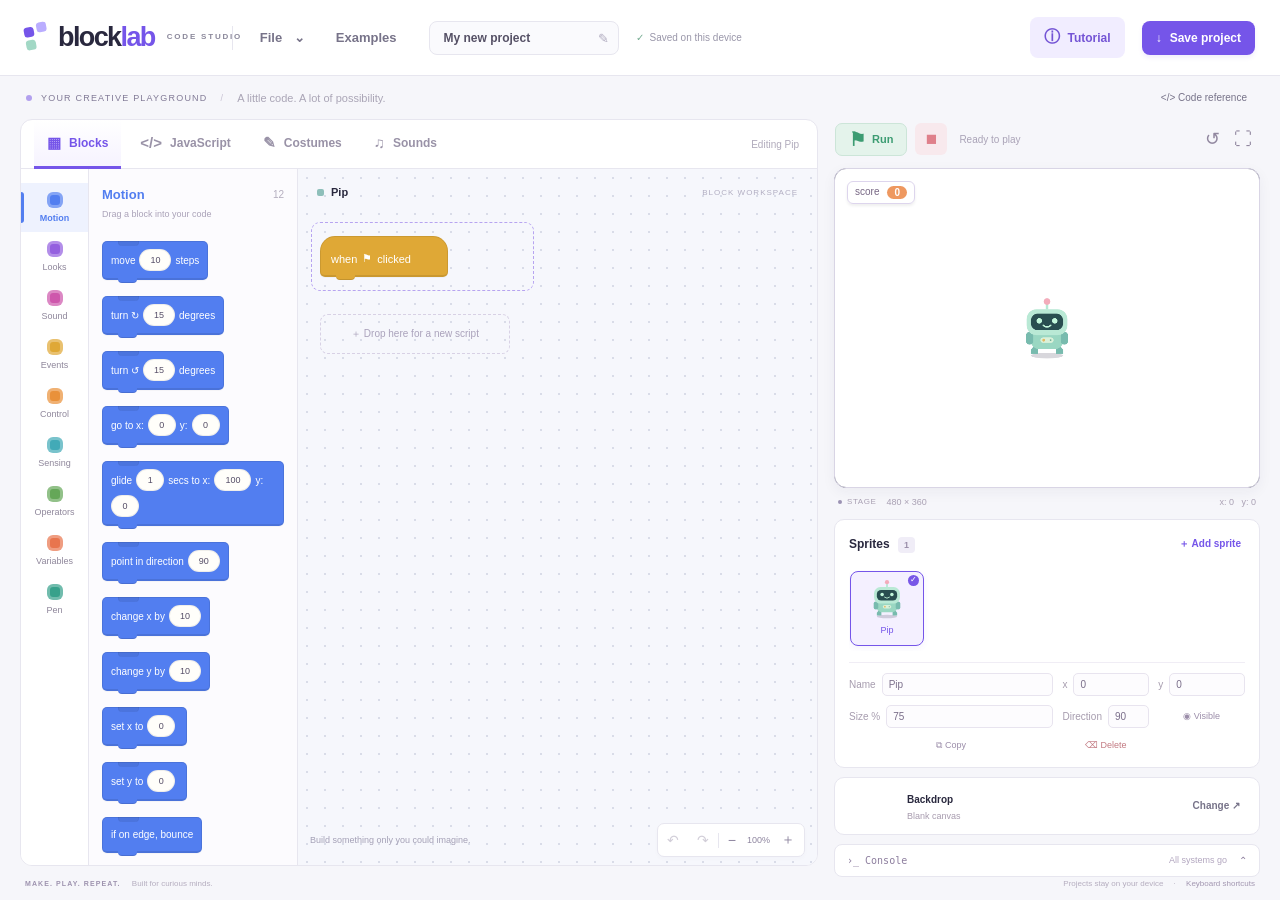
<file: index.html>
<!DOCTYPE html>
<html lang="en">
<head>
<meta charset="UTF-8"><meta name="viewport" content="width=device-width,initial-scale=1">
<meta http-equiv="Content-Security-Policy" content="default-src 'self' data: blob:; script-src 'self' 'unsafe-inline' 'unsafe-eval' blob:; style-src 'self' 'unsafe-inline'; img-src 'self' data: blob:; media-src 'self' data: blob:; connect-src 'none'; worker-src 'self' blob:; object-src 'none'; base-uri 'none'; form-action 'none'">
<title>Block Lab • Coding Studio</title>
<meta name="description" content="Your creative coding playground. Snap together blocks, explore JavaScript, draw characters, and bring ideas to life.">
<link rel="stylesheet" href="style.css">
</head>
<body>
<header class="topbar">
 <a class="brand" href="#" aria-label="Block Lab home"><span class="brand-mark"><i></i><i></i><i></i></span>block<span>lab</span><b>CODE STUDIO</b></a>
 <div class="header-divider"></div>
 <div class="menu-wrap"><button id="fileButton" class="quiet">File <span class="chev">⌄</span></button><div id="fileMenu" class="dropdown" hidden><button data-file="new">＋ New project</button><button data-file="open">↥ Open project file <kbd>Ctrl O</kbd></button><button data-file="save">↧ Download project <kbd>Ctrl S</kbd></button><hr><a href="BlockLab-Offline.html" download="BlockLab-Offline.html" id="offlineDownload">↓ Download offline app</a></div></div>
 <button id="examplesButton" class="quiet">Examples</button>
 <div class="project-title-wrap"><input id="projectTitle" aria-label="Project title" maxlength="60"><span class="title-pencil">✎</span></div>
 <span id="saveStatus" class="save-status">Saved on this device</span>
 <div class="topbar-spacer"></div>
 <button id="tutorialButton" class="tutorial-button"><span>ⓘ</span> Tutorial</button>
 <button id="saveButton" class="primary"><span>↓</span> Save project</button>
</header>
<div class="studio-bar"><div><span class="live-dot"></span> YOUR CREATIVE PLAYGROUND <span class="bar-divider">/</span><span class="subtle">A little code. A lot of possibility.</span></div><button id="referenceButton" class="quiet">&lt;/&gt; Code reference</button></div>
<main class="studio">
 <section class="editor-panel">
  <div class="editor-tabs"><button class="tab active" data-tab="blocks"><span>▦</span> Blocks</button><button class="tab" data-tab="text"><span>&lt;/&gt;</span> JavaScript</button><button class="tab" data-tab="costumes"><span>✎</span> Costumes</button><button class="tab" data-tab="sounds"><span>♫</span> Sounds</button><span id="editingLabel" class="editing-label">Editing Pip</span></div>
  <div id="blocksView" class="editor-view blocks-view">
   <nav id="categories" aria-label="Block categories"></nav>
   <aside class="palette"><div class="palette-heading"><h2 id="categoryTitle">Motion</h2><span id="blockCount"></span></div><p class="palette-hint">Drag a block into your code</p><div id="paletteBlocks"></div><button id="newVariable" class="outline small" hidden>＋ Make a variable</button><div class="palette-bottom">Click a block to add it, too.</div></aside>
   <div class="workspace-area"><div class="workspace-heading"><span class="sprite-dot"></span><strong id="workspaceSpriteName">Pip</strong><span class="workspace-mode">BLOCK WORKSPACE</span></div><div id="workspace" tabindex="0" aria-label="Block coding workspace"></div><div class="workspace-footer"><span id="workspaceHint">Build something only you could imagine.</span><div class="workspace-tools"><button id="undoButton" title="Undo" aria-label="Undo">↶</button><button id="redoButton" title="Redo" aria-label="Redo">↷</button><span></span><button id="zoomOut" title="Zoom out" aria-label="Zoom out">−</button><button id="zoomReset" title="Reset zoom">100%</button><button id="zoomIn" title="Zoom in" aria-label="Zoom in">＋</button></div></div></div>
  </div>
  <div id="textView" class="editor-view text-view" hidden><div class="text-toolbar"><div><strong>JavaScript</strong><span id="codeStatus">Generated from your blocks</span></div><button id="useBlocks" class="outline small">↻ Use blocks’ code</button><button id="apiButton" class="quiet small">API reference ↗</button></div><div class="code-editor"><pre id="lineNumbers" aria-hidden="true">1</pre><textarea id="codeEditor" aria-label="JavaScript code" spellcheck="false" autocapitalize="off" autocomplete="off"></textarea></div><div class="code-note"><span>●</span> Editing here runs JavaScript for this sprite. Blocks are kept separately. Use <code>await</code> with actions.</div></div>
  <div id="costumesView" class="editor-view asset-view" hidden><div class="asset-toolbar"><div><h2>Your costume collection</h2><p>A new look for every idea.</p></div><button id="uploadCostume" class="outline">↥ Upload image</button><button id="drawCostume" class="primary">✎ Draw a costume</button></div><div id="costumeGrid" class="asset-grid"></div><div class="asset-note">PNG, JPG, GIF, WebP and SVG • Images are stored inside your project. GIFs use a still frame.</div></div>
  <div id="soundsView" class="editor-view asset-view" hidden><div class="asset-toolbar"><div><h2>Give your project a voice</h2><p>Upload sounds and play them with blocks.</p></div><button id="uploadSound" class="primary">↥ Upload sound</button></div><div id="soundList" class="sound-list"></div><div class="asset-note">MP3, WAV, OGG and other audio your browser supports • Up to 5 MB per file.</div></div>
 </section>
 <aside class="preview-panel">
  <div class="stage-toolbar"><div class="stage-actions"><button id="runButton" class="run-button" title="Run project (Ctrl Enter)" aria-label="Run project"><span>⚑</span> Run</button><button id="stopButton" class="stop-button" title="Stop project" aria-label="Stop project">■</button><span id="runStatus">Ready to play</span></div><div><button id="resetButton" class="icon-button" title="Reset sprites" aria-label="Reset sprites">↺</button><button id="fullscreenButton" class="icon-button" title="Presentation mode" aria-label="Presentation mode">⛶</button></div></div>
  <div id="stageShell" class="stage-shell"><canvas id="stage" width="960" height="720" tabindex="0" aria-label="Project stage. Click to focus, then use arrow keys."></canvas><div id="stageBadges" class="stage-badges"></div><button id="exitFullscreen" hidden>Exit presentation ✕</button></div>
  <div class="stage-caption"><span><span class="tiny-dot"></span> STAGE <b>480 × 360</b></span><span id="coordinates">x: 0 &nbsp; y: 0</span></div>
  <section class="sprite-panel"><div class="sprite-heading"><h2>Sprites <span id="spriteCount">1</span></h2><div class="menu-wrap"><button id="addSpriteButton" class="add-button">＋ Add sprite</button><div id="spriteMenu" class="dropdown right" hidden><button id="chooseSprite">◈ Choose a character</button><button id="uploadSprite">↥ Upload sprite</button><button id="paintSprite">✎ Draw sprite</button></div></div></div><div id="spriteList" class="sprite-list"></div><div class="sprite-properties"><label class="name-field">Name<input id="spriteName" maxlength="32"></label><label>x<input id="spriteX" type="number" min="-1000" max="1000"></label><label>y<input id="spriteY" type="number" min="-1000" max="1000"></label><label>Size %<input id="spriteSize" type="number" min="5" max="400"></label><label>Direction<input id="spriteDirection" type="number"></label><button id="toggleVisible" class="property-button" title="Show or hide sprite">◉ Visible</button><button id="duplicateSprite" class="property-button" title="Duplicate sprite">⧉ Copy</button><button id="deleteSprite" class="property-button danger" title="Delete sprite">⌫ Delete</button></div></section>
  <section class="backdrop-panel"><div id="backdropThumb" class="backdrop-thumb"></div><div><strong>Backdrop</strong><p id="backdropName">Moonlit hills</p></div><button id="backdropButton" class="quiet">Change ↗</button></section>
  <div id="consolePanel" class="console-panel"><button id="consoleToggle"><span>›_ Console</span><span id="consoleSummary">All systems go</span><span>⌃</span></button><div id="consoleOutput" hidden role="log" aria-live="polite"></div></div>
 </aside>
</main>
<footer class="app-footer"><span><b>MAKE. PLAY. REPEAT.</b> Built for curious minds.</span><span>Projects stay on your device <span class="footer-dot">·</span> <button id="shortcutsButton">Keyboard shortcuts</button></span></footer>
<div id="toast" class="toast" role="status" hidden></div>
<dialog id="modal"><div class="modal-heading"><div><span id="modalEyebrow">BLOCK LAB</span><h2 id="modalTitle"></h2></div><button id="closeModal" class="icon-button" aria-label="Close dialog">✕</button></div><div id="modalBody"></div></dialog>
<input id="projectFile" type="file" accept=".blocklab,.json" hidden><input id="imageFile" type="file" accept="image/png,image/jpeg,image/webp,image/gif,image/svg+xml" hidden><input id="soundFile" type="file" accept="audio/*" multiple hidden>
<script src="engine.js"></script><script src="app.js"></script>
</body></html>
</file>
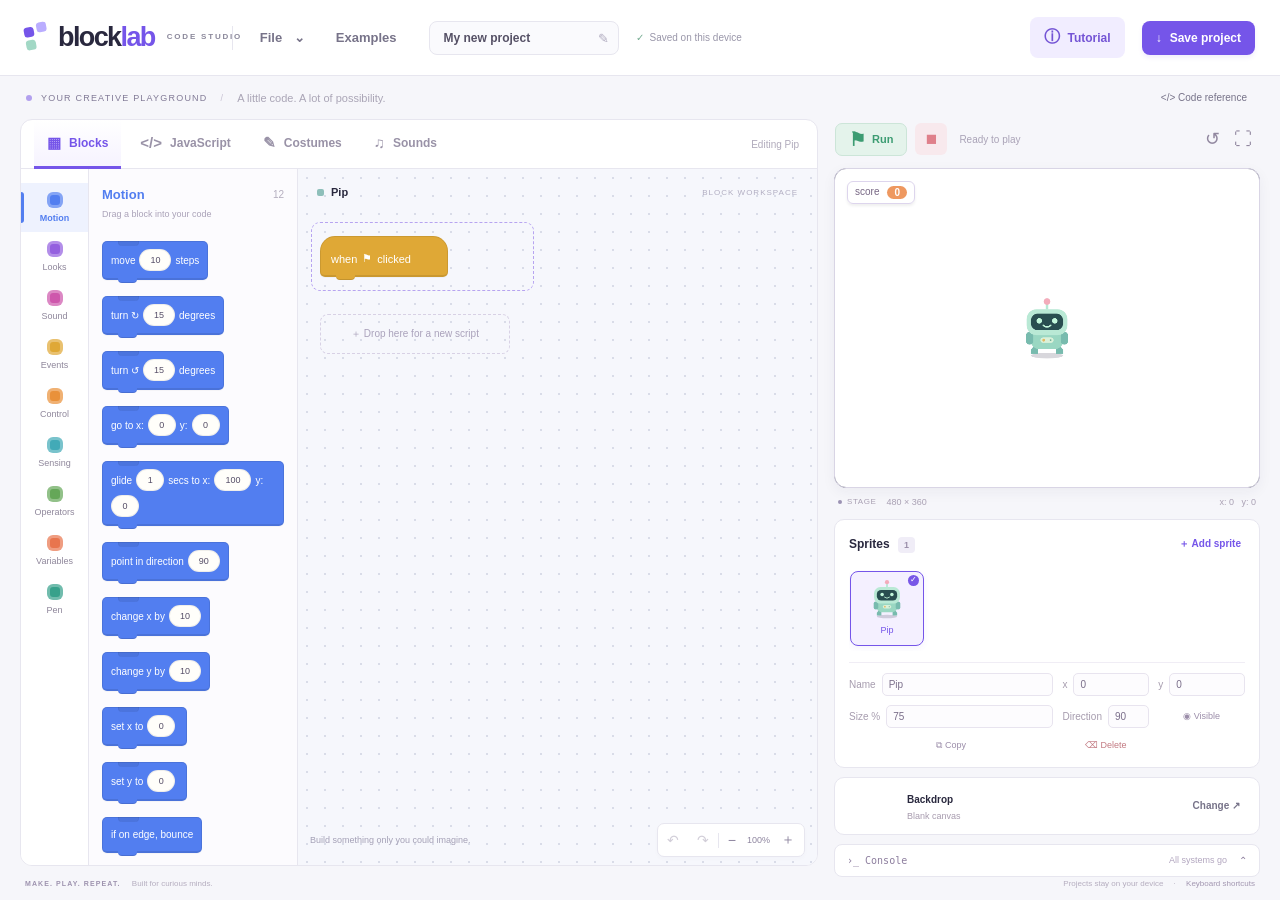
<file: BlockLab-Offline.html>
<!DOCTYPE html>
<html lang="en">
<head>
<meta charset="UTF-8"><meta name="viewport" content="width=device-width,initial-scale=1">
<meta http-equiv="Content-Security-Policy" content="default-src 'self' data: blob:; script-src 'self' 'unsafe-inline' 'unsafe-eval' blob:; style-src 'self' 'unsafe-inline'; img-src 'self' data: blob:; media-src 'self' data: blob:; connect-src 'none'; worker-src 'self' blob:; object-src 'none'; base-uri 'none'; form-action 'none'">
<title>Block Lab • Coding Studio</title>
<meta name="description" content="Your creative coding playground. Snap together blocks, explore JavaScript, draw characters, and bring ideas to life.">
<style>:root{--ink:#29283e;--muted:#9292a6;--purple:#7555e9;--border:#e7e6ef;--bg:#f6f6fa;--motion:#527ef0;--looks:#9460df;--sound:#ce57ac;--events:#dfa836;--control:#e9913a;--sensing:#42aab7;--operators:#65a758;--variables:#e8754e;--pen:#37a18b}*{box-sizing:border-box}body{margin:0;font-family:Inter,ui-sans-serif,-apple-system,BlinkMacSystemFont,"Segoe UI",sans-serif;font-size:13px;color:var(--ink);background:var(--bg)}button,input,textarea,select{font:inherit}button,a,input,textarea,select{outline-offset:3px}button{cursor:pointer;border:0;background:none;color:inherit}button:disabled{opacity:.4;cursor:default}button:hover{filter:brightness(.96)}button:focus-visible,a:focus-visible{outline:3px solid #b9a9ff}a{color:inherit;text-decoration:none}[hidden]{display:none!important}.topbar{height:76px;background:#fff;display:flex;align-items:center;gap:17px;padding:0 25px;border-bottom:1px solid var(--border)}.brand{display:flex;align-items:center;font-size:27px;font-weight:800;letter-spacing:-1.6px;white-space:nowrap}.brand>span:not(.brand-mark){color:var(--purple)}.brand b{font-size:8px;letter-spacing:1.8px;color:#8b889b;max-width:45px;line-height:1.6;margin-left:12px}.brand-mark{display:grid;grid-template-columns:10px 10px;grid-template-rows:10px 10px;gap:3px;transform:rotate(-10deg);margin-right:10px}.brand-mark i{background:var(--purple);border-radius:3px}.brand-mark i:nth-child(2){background:#baadff;transform:translateY(-3px)}.brand-mark i:nth-child(3){background:#a2d8c5}.header-divider{height:24px;width:1px;background:var(--border);margin:0 3px}.quiet{color:#777389;font-weight:600;padding:8px 7px}.chev{margin-left:8px}.project-title-wrap{position:relative;margin-left:9px;flex:0 1 190px;min-width:100px}.project-title-wrap input{width:100%;border:1px solid var(--border);border-radius:8px;padding:9px 25px 9px 13px;background:#fafafd;font-size:12px;font-weight:600;color:#565166}.title-pencil{position:absolute;right:10px;top:10px;color:#b0abbf;pointer-events:none}.save-status{font-size:10px;color:#9996a9;white-space:nowrap}.save-status::before{content:'✓';color:#76ac92;margin-right:5px}.topbar-spacer{flex:1}.primary,.tutorial-button,.outline{border-radius:8px;padding:10px 14px;font-size:12px;font-weight:650;white-space:nowrap;display:inline-flex;align-items:center;gap:8px;justify-content:center}.primary{background:var(--purple);color:#fff;box-shadow:0 3px 4px #7256dc18}.tutorial-button{background:#f1edff;color:#7454d5}.tutorial-button span{font-size:16px}.outline{border:1px solid var(--border);background:white;color:#6f697d}.small{font-size:11px;padding:8px 10px}.studio-bar{height:43px;display:flex;align-items:center;justify-content:space-between;padding:0 26px;font-size:9px;letter-spacing:1.2px;color:#817a96}.studio-bar>div{display:flex;align-items:center}.live-dot{width:6px;height:6px;border-radius:50%;background:#b2a0ee;margin-right:9px}.bar-divider{margin:0 13px;color:#c7c1d2}.subtle{font-size:11px;letter-spacing:0;color:#aaa5b6}.studio-bar button{font-size:10px;font-weight:500;letter-spacing:0}.studio{display:grid;grid-template-columns:minmax(570px,1fr) 426px;gap:16px;padding:0 20px;height:calc(100vh - 153px);min-height:620px}.editor-panel{display:flex;flex-direction:column;border:1px solid var(--border);border-radius:12px;background:#fff;overflow:hidden;min-width:0}.editor-tabs{display:flex;align-items:center;padding:0 13px;gap:6px;border-bottom:1px solid var(--border);height:49px;flex-shrink:0}.tab{height:49px;padding:0 13px;color:#9992a7;font-size:12px;border-bottom:3px solid transparent;display:flex;align-items:center;gap:8px;font-weight:600}.tab span{font-size:15px}.tab.active{color:var(--purple);border-color:var(--purple);background:linear-gradient(transparent,#f6f3ff)}.editing-label{margin-left:auto;font-size:10px;color:#b0aabb;padding:0 5px}.editor-view{flex:1;min-height:0}.blocks-view{display:flex}.blocks-view nav{width:68px;flex-shrink:0;border-right:1px solid var(--border);padding-top:14px;background:#fff}.category{width:100%;font-size:9px;display:flex;flex-direction:column;align-items:center;gap:5px;padding:9px 0;color:#8f879b;position:relative}.category-dot{width:16px;height:16px;background:var(--cat);border-radius:6px;border:3px solid #ffffff4a}.category.active{background:color-mix(in srgb,var(--cat) 10%,white);color:var(--cat);font-weight:700}.category.active::before{content:'';position:absolute;left:0;top:9px;bottom:9px;width:3px;border-radius:0 3px 3px 0;background:var(--cat)}.palette{width:209px;flex-shrink:0;background:#fcfbfe;border-right:1px solid var(--border);padding:18px 13px;overflow:auto}.palette-heading{display:flex;justify-content:space-between;align-items:center}.palette-heading h2{margin:0;font-size:13px}.palette-heading span{font-size:10px;color:#b4aebf}.palette-hint{font-size:9px;color:#aaa2b8;margin:7px 0 22px}.palette-bottom{font-size:9px;color:#b5afc0;margin-top:22px}.workspace-area{flex:1;min-width:0;display:flex;flex-direction:column;background-color:#f6f7fc;background-image:radial-gradient(#d9dce8 .8px,transparent .8px);background-size:18px 18px;position:relative}.workspace-heading{padding:17px 19px;display:flex;gap:7px;align-items:center;font-size:11px;pointer-events:none}.sprite-dot{height:7px;width:7px;background:#8ebfba;border-radius:2px}.workspace-mode{font-size:8px;letter-spacing:1px;margin-left:auto;color:#b1adc1}.workspace-footer{margin-top:auto;min-height:48px;display:flex;align-items:center;justify-content:space-between;padding:8px 12px;gap:5px;z-index:2}.workspace-footer>span{font-size:9px;color:#a4a0b6}.workspace-tools{display:flex;align-items:center;background:white;border:1px solid var(--border);border-radius:7px;box-shadow:0 2px 5px #37304d05;flex-shrink:0}.workspace-tools button{padding:7px 9px;font-size:14px;color:#8e859f}.workspace-tools #zoomReset{font-size:9px;padding:7px 2px}.workspace-tools span{height:15px;width:1px;background:var(--border)}#workspace{flex:1;overflow:auto;padding:16px 22px 40px;min-height:0}.scripts{transform-origin:top left;display:flex;flex-direction:column;align-items:flex-start;gap:32px;min-height:300px}.script{position:relative;min-width:205px}.script.selected::after{content:'';position:absolute;inset:-9px;border:1px dashed #b7a4f0;border-radius:9px;pointer-events:none}.block{background:var(--block);color:#fff;border:1px solid #00000016;border-bottom:2px solid #00000018;border-radius:5px;min-height:34px;position:relative;box-shadow:0 1px 1px #00000008;min-width:128px;width:max-content;max-width:100%;font-size:11px;cursor:grab}.block:not(.hat):before{content:'';position:absolute;top:-1px;left:15px;width:19px;height:5px;border-radius:0 0 4px 4px;background:#00000013;border-left:1px solid #0000000c;border-right:1px solid #0000000c}.block:after{content:'';position:absolute;bottom:-5px;left:15px;width:19px;height:5px;background:var(--block);border-radius:0 0 4px 4px;z-index:2;border-bottom:1px solid #00000020}.block.hat{border-radius:15px 15px 5px 5px;padding-top:5px}.block-row{padding:7px 10px;display:flex;align-items:center;gap:5px;min-height:33px;flex-wrap:wrap}.block input,.block select{border:1px solid #00000010;background:#fffefa;color:#554d66;border-radius:12px;font-size:10px;padding:3px 6px;text-align:center;min-width:28px;max-width:105px;height:22px}.block select{background:#ffffff28;color:white;border-color:#ffffff40;border-radius:4px;padding:1px 3px;max-width:130px}.block select option{background:white;color:#444}.block input{cursor:text}.block-delete{position:absolute;right:-18px;top:7px;font-size:10px;padding:3px;color:#a29bad;opacity:0}.block:hover>.block-delete{opacity:1}.block>.block-row{padding-right:13px}.palette .block{margin-bottom:16px;font-size:10px;max-width:100%;min-width:85px}.palette .block-row{padding:7px 8px;gap:4px}.palette .block input{pointer-events:none;padding:2px 4px;max-width:60px;font-size:9px}.palette .block select{pointer-events:none;max-width:72px;font-size:9px}.palette .block-body{height:18px;min-height:18px;margin-top:0}.block-body{margin:0 0 5px 15px;padding:7px 0 7px 9px;min-width:165px;min-height:34px;background:#f6f7fc;border-radius:4px 0 0 4px;border-left:1px solid #00000016;display:flex;flex-direction:column;align-items:flex-start}.block-body:empty::after{content:'drop blocks here';color:#b9b3c5;font-size:9px;padding:5px 12px}.palette .block-body:empty::after{content:'';padding:0}.else-label{padding:2px 12px 6px;font-size:11px}.drop-zone{height:5px;width:100%;min-width:150px;position:relative}.drop-zone.over{height:13px;background:#b1a0ef66;outline:2px dashed #a997e9;border-radius:4px}.block-body.over{background:#ebe5ff;outline:2px dashed #a997e9}.new-script-zone{font-size:10px;color:#aaa2bb;border:1px dashed #d8d1e5;padding:12px 22px;border-radius:8px;min-width:190px;text-align:center}.new-script-zone.over{background:#eee8ff;border-color:#a58ede}.empty-workspace{color:#a39aaf;font-size:12px;padding:25px;line-height:1.8}.preview-panel{min-height:0;display:flex;flex-direction:column;gap:9px}.stage-toolbar{display:flex;align-items:center;justify-content:space-between;height:40px;flex-shrink:0;padding:0 1px}.stage-actions{display:flex;align-items:center;gap:8px}.run-button{background:#e4f3eb;color:#3c9c72;padding:8px 13px;border:1px solid #cce5d8;border-radius:7px;font-size:11px;font-weight:700;display:flex;align-items:center;gap:6px}.run-button span{font-size:19px;line-height:15px}.stop-button{font-size:19px;color:#df808b;background:#f8e9ed;border-radius:6px;width:32px;height:32px}.stage-actions>span{font-size:10px;color:#aaa3b7;margin-left:4px}.icon-button{font-size:18px;color:#91879f;padding:7px}.stage-shell{width:100%;aspect-ratio:4/3;border-radius:12px;overflow:hidden;position:relative;box-shadow:0 4px 14px #2b204c0d;background:#252443;flex-shrink:0;border:1px solid #d9d5e5}.stage-shell canvas{width:100%;height:100%;display:block;touch-action:none;outline:none;cursor:grab}.stage-badges{position:absolute;top:12px;left:12px;display:flex;flex-direction:column;gap:5px;pointer-events:none}.var-badge{background:#ffffffed;border:1px solid #ddd5ed;padding:4px 7px;border-radius:6px;display:flex;gap:8px;font-size:10px;color:#776784;box-shadow:0 2px 3px #0001}.var-badge b{background:#ee9860;color:white;padding:1px 7px;border-radius:8px;font-size:10px}.stage-caption{display:flex;justify-content:space-between;font-size:9px;color:#aaa1b4;padding:0 4px;margin-bottom:3px}.stage-caption>span:first-child{display:flex;align-items:center;gap:5px;font-size:8px;letter-spacing:.6px}.stage-caption b{font-size:9px;font-weight:400;letter-spacing:0;margin-left:5px}.tiny-dot{width:4px;height:4px;border-radius:50%;background:#9b92b3}.sprite-panel{background:#fff;border:1px solid var(--border);border-radius:10px;padding:13px 14px}.sprite-heading{display:flex;align-items:center;justify-content:space-between}.sprite-heading h2{font-size:12px;margin:0}.sprite-heading h2 span{font-size:9px;background:#f0edf7;padding:3px 6px;border-radius:4px;color:#9a8ea9;margin-left:5px}.add-button{color:var(--purple);font-size:10px;font-weight:600;padding:4px}.sprite-list{display:flex;overflow-x:auto;gap:8px;margin:15px 0 11px;padding:1px 1px 5px;min-height:78px}.sprite-card{border:1px solid var(--border);border-radius:8px;width:74px;height:75px;flex-shrink:0;display:flex;flex-direction:column;align-items:center;padding:6px 6px 0;font-size:9px;position:relative;overflow:hidden}.sprite-card img{width:43px;height:42px;object-fit:contain;margin-bottom:5px}.sprite-card span{white-space:nowrap;text-overflow:ellipsis;max-width:62px;overflow:hidden}.sprite-card.active{border:1.5px solid var(--purple);background:#f4f0ff;color:var(--purple);box-shadow:0 2px 6px #7354e312}.sprite-card.active::after{content:'✓';position:absolute;right:4px;top:3px;font-size:8px;background:#7857e7;color:white;border-radius:50%;width:11px;height:11px}.sprite-properties{border-top:1px solid #f0edf5;display:grid;grid-template-columns:1.65fr .7fr .7fr;gap:9px;padding-top:10px}.sprite-properties label{display:flex;align-items:center;gap:6px;color:#a69cae;font-size:10px;white-space:nowrap}.sprite-properties input{width:100%;min-width:0;border:1px solid #e8e4ef;border-radius:5px;padding:5px 6px;color:#7a6e8a;background:#fdfcfe;font-size:10px;appearance:textfield}.sprite-properties input::-webkit-inner-spin-button{appearance:none}.property-button{font-size:9px;color:#9b8da9;padding:3px 0}.danger{color:#c27981}.backdrop-panel{display:flex;align-items:center;gap:12px;border:1px solid var(--border);border-radius:10px;background:#fff;padding:10px 12px}.backdrop-thumb{height:36px;width:48px;background:#33334c;border-radius:5px;background-size:cover}.backdrop-panel strong{font-size:10px}.backdrop-panel p{font-size:9px;color:#a79bae;margin:5px 0 0}.backdrop-panel button{margin-left:auto;font-size:10px}.console-panel{border:1px solid var(--border);border-radius:8px;overflow:hidden;background:#fff;flex-shrink:0}.console-panel>button{display:flex;align-items:center;gap:12px;width:100%;padding:10px 12px;font-size:10px;color:#8d7e9e}.console-panel>button span:first-child{font-family:monospace}.console-panel>button span:nth-child(2){font-size:9px;color:#b2a6bf;margin-left:auto}#consoleOutput{max-height:100px;overflow:auto;background:#faf9fd;padding:8px 12px;font-family:monospace;font-size:10px;line-height:1.6;white-space:pre-wrap}.log-error{color:#c25165}.app-footer{height:34px;display:flex;align-items:center;justify-content:space-between;padding:0 25px;color:#b5adbf;font-size:8px}.app-footer b{font-size:7px;letter-spacing:1.1px;color:#9e93af;margin-right:9px}.app-footer button{font-size:8px;color:#a296b0;padding:0}.footer-dot{margin:0 8px}.menu-wrap{position:relative}.dropdown{position:absolute;z-index:30;top:calc(100% + 9px);left:0;min-width:230px;padding:6px;border-radius:10px;background:white;box-shadow:0 7px 40px #38245825;border:1px solid var(--border)}.dropdown.right{left:auto;right:0}.dropdown button,.dropdown a{display:flex;align-items:center;justify-content:space-between;text-align:left;padding:10px;border-radius:6px;font-size:11px;color:#746680;width:100%}.dropdown button:hover,.dropdown a:hover{background:#f6f2ff}.dropdown hr{border:0;border-top:1px solid var(--border)}kbd{font-size:9px;color:#b1a5be;margin-left:15px}.text-view{display:flex;flex-direction:column;background:#faf9ff}.text-toolbar{padding:16px 18px;display:flex;gap:8px;border-bottom:1px solid var(--border);align-items:center}.text-toolbar>div{flex:1}.text-toolbar strong{font-size:12px;display:block}.text-toolbar span{font-size:9px;color:#a59ab5;display:block;margin-top:5px}.code-editor{display:flex;flex:1;min-height:200px;background:#28263c}.code-editor pre{padding:20px 12px 20px 18px;margin:0;color:#746b8d;font:12px/1.9 ui-monospace,Consolas,monospace;text-align:right;user-select:none;overflow:hidden;min-width:50px}.code-editor textarea{border:0;background:transparent;color:#d9d0f4;resize:none;outline:none;flex:1;width:100%;font:12px/1.9 ui-monospace,Consolas,monospace;tab-size:2;white-space:pre;padding:20px 16px 20px 4px;overflow:auto}.code-note{padding:14px;font-size:10px;line-height:1.7;color:#9a8ead}.code-note>span{color:#b5a2ec;padding-right:5px}.asset-view{padding:23px;background:#fcfbff;overflow:auto}.asset-toolbar{display:flex;align-items:center;gap:10px;flex-wrap:wrap;margin-bottom:24px}.asset-toolbar>div{flex:1;min-width:200px}.asset-toolbar h2{font-size:17px;margin:0 0 7px}.asset-toolbar p{font-size:11px;color:#a395b0;margin:0}.asset-grid{display:grid;grid-template-columns:repeat(auto-fill,minmax(135px,1fr));gap:14px}.asset-card{background:white;border:1px solid var(--border);border-radius:12px;padding:12px;text-align:center}.asset-card.selected{border:2px solid var(--purple);padding:11px}.asset-card img{width:100%;height:110px;object-fit:contain;background-image:conic-gradient(#f5f3f9 25%,#fff 0 50%,#f5f3f9 0 75%,#fff 0);background-size:16px 16px;border-radius:7px}.asset-card>button{width:100%;padding:0}.asset-card strong{display:block;font-size:12px;margin:12px 0 9px;overflow:hidden;text-overflow:ellipsis}.asset-card .asset-actions{display:flex;gap:8px;justify-content:center}.asset-actions button{font-size:10px;padding:5px;color:#a08cab}.asset-note{font-size:10px;line-height:1.8;color:#a99cb7;margin-top:25px}.sound-card{display:flex;align-items:center;gap:14px;border:1px solid var(--border);border-radius:10px;padding:16px;background:white;margin-bottom:12px}.sound-icon{width:40px;height:40px;border-radius:10px;background:#f5e9f3;color:#c275b3;display:grid;place-items:center;font-size:20px}.sound-card strong{font-size:12px}.sound-card button{margin-left:auto}.sound-card button+button{margin-left:0}.sound-card small{font-size:10px;color:#ac99b9;display:block;margin-top:4px}.empty-state{padding:50px 20px;text-align:center;color:#a495b5;line-height:1.8}.empty-state .big{font-size:45px;color:#c3afcf}.toast{position:fixed;bottom:35px;left:50%;transform:translateX(-50%);z-index:100;background:#302442;color:white;border:1px solid #ffffff22;border-radius:9px;box-shadow:0 4px 30px #2c15342c;padding:13px 20px;font-size:12px;max-width:90vw;text-align:center}dialog{border:1px solid #e5def0;border-radius:18px;padding:0;width:680px;max-width:94vw;max-height:90vh;box-shadow:0 20px 100px #2414314d;color:var(--ink)}dialog::backdrop{background:#25203a70;backdrop-filter:blur(4px)}.modal-heading{display:flex;align-items:center;justify-content:space-between;padding:25px 27px 18px;border-bottom:1px solid var(--border)}.modal-heading span{font-size:9px;letter-spacing:1.6px;color:#a68fc1}.modal-heading h2{font-size:23px;letter-spacing:-.5px;margin:7px 0 0}.modal-heading button{align-self:flex-start}#modalBody{padding:23px 27px 27px;overflow:auto;max-height:calc(90vh - 110px)}.modal-intro{font-size:12px;line-height:1.7;color:#8c7d9d;margin:0 0 21px}.choice-grid{display:grid;grid-template-columns:repeat(3,1fr);gap:12px}.choice-card{border:1px solid var(--border);border-radius:12px;text-align:left;overflow:hidden;background:#fcfbfe;padding:0}.choice-art{height:108px;background:#eee8ff;display:flex;justify-content:center;align-items:center;font-size:48px}.choice-card img{width:68px;height:68px;object-fit:contain}.choice-card strong{display:block;padding:13px 13px 5px;font-size:13px}.choice-card p{padding:0 13px 15px;font-size:10px;line-height:1.6;color:#9e8eaf;margin:0}.choice-card:hover{border-color:#ad98e1}.guide-footnote{margin-top:20px;border-top:1px solid var(--border);padding-top:16px;color:#a38caf;font-size:10px;line-height:1.7}.api-table{width:100%;border-collapse:collapse;font-size:11px}.api-table td{padding:9px 5px;border-bottom:1px solid var(--border);line-height:1.5}.api-table td:first-child{font-family:monospace;color:#8056c1;white-space:nowrap}.api-table td:last-child{color:#9683a5}.paint-controls{display:flex;gap:8px;align-items:center;flex-wrap:wrap;margin-bottom:13px}.paint-controls button{padding:8px 11px;border:1px solid var(--border);border-radius:6px;font-size:11px}.paint-controls button.active{background:#eee6ff;color:var(--purple);border-color:#b59be9}.paint-controls input[type=color]{width:35px;height:33px;border:0;background:none;padding:0}.paint-controls label{font-size:10px;color:#a18cae;display:flex;gap:7px;align-items:center}.paint-controls input[type=range]{width:70px}.paint-shell{background-image:conic-gradient(#efebf4 25%,#fff 0 50%,#efebf4 0 75%,#fff 0);background-size:20px 20px;border:1px solid var(--border);border-radius:10px;overflow:hidden;display:flex;justify-content:center}.paint-shell canvas{width:100%;max-width:480px;aspect-ratio:4/3;touch-action:none;cursor:crosshair}.paint-footer{display:flex;align-items:center;gap:10px;margin-top:16px}.paint-footer input{border:1px solid var(--border);border-radius:6px;padding:10px;flex:1;min-width:0}.paint-footer button{flex-shrink:0}.paint-hint{font-size:10px;color:#a18bac;line-height:1.7}.backdrop-choice{width:100%;height:105px;background-size:cover;background-position:center}.modal-actions{display:flex;gap:10px;justify-content:flex-end;margin-top:20px}.dialog-input{width:100%;padding:11px;border:1px solid var(--border);border-radius:8px}.stage-shell:fullscreen,.stage-shell.presenting{background:#1b182c;display:flex;justify-content:center;align-items:center;border-radius:0;position:fixed;inset:0;width:100vw;height:100vh;z-index:95}.stage-shell:fullscreen canvas,.stage-shell.presenting canvas{width:min(100vw,133.33vh);height:min(100vh,75vw)}#exitFullscreen{position:absolute;top:16px;right:16px;color:white;background:#ffffff24;padding:10px 14px;border-radius:7px;z-index:3;font-size:12px}.rotation-note{font-size:10px;color:#a18aab}.error-intro{color:#ba5c73}.stage-shell:fullscreen .stage-badges{left:20px;top:20px}@media(min-width:1450px){.studio{grid-template-columns:minmax(620px,1fr) 460px}.palette{width:225px}#workspace{padding-left:35px}.block{font-size:12px}.block input{font-size:11px}.stage-shell{max-height:345px}}@media(max-width:1150px){.topbar{gap:10px;padding:0 17px}.brand b,.save-status{display:none}.studio{grid-template-columns:minmax(490px,1fr) 350px;padding:0 12px;gap:11px}.palette{width:174px;padding:18px 9px}.blocks-view nav{width:59px}.palette .block{font-size:9px}.palette .block input{max-width:45px}.editing-label{display:none}.tab{padding:0 8px}.workspace-mode{display:none}.workspace-footer>span{display:none}.workspace-footer{justify-content:flex-end}.preview-panel{gap:8px}.sprite-panel{padding:12px}.studio{height:calc(100vh - 153px);min-height:610px}.project-title-wrap{flex-basis:150px}}@media(max-width:880px){.studio{display:flex;flex-direction:column;height:auto;min-height:0}.editor-panel{min-height:570px;height:70vh;order:2}.preview-panel{display:grid;grid-template-columns:1fr 1fr;gap:9px;order:1}.stage-toolbar{grid-column:1}.stage-shell{grid-column:1;grid-row:2/5;max-height:290px}.stage-caption{grid-column:1;grid-row:5}.sprite-panel{grid-column:2;grid-row:2/4}.backdrop-panel{grid-column:2;grid-row:4}.console-panel{grid-column:2;grid-row:5;align-self:start}.topbar{gap:7px;height:65px}.brand{font-size:23px}.header-divider{display:none}.tutorial-button{font-size:10px;padding:9px}.topbar .primary{font-size:10px;padding:10px}.project-title-wrap{flex-basis:130px;margin:0}.topbar>.quiet{display:none}.studio-bar{padding:0 17px}.app-footer{height:44px}.app-footer>span:last-child{display:none}.workspace-mode{display:block}}@media(max-width:620px){.topbar{padding:0 10px;gap:4px;flex-wrap:wrap;height:auto;min-height:100px;justify-content:space-between;padding-top:9px;padding-bottom:9px}.brand{order:0}.menu-wrap{order:1}.project-title-wrap{order:2;flex-basis:calc(100% - 180px)}.topbar-spacer{display:none}.tutorial-button{order:4}.topbar .primary{order:5}.topbar #examplesButton{display:block;order:3}.topbar .save-status{display:block;order:6;font-size:8px}.studio-bar .subtle,.bar-divider{display:none}.preview-panel{display:flex}.stage-shell{max-height:none}.sprite-panel{display:block}.sprite-list{margin:10px 0 5px;min-height:70px}.sprite-card{height:68px}.sprite-card img{height:36px}.sprite-properties{grid-template-columns:1.5fr .7fr .7fr 1fr}.backdrop-panel{padding:8px 10px}.studio{padding:0 8px;gap:13px}.editor-panel{height:650px;min-height:0}.editor-tabs{padding:0 5px}.tab{font-size:11px;padding:0 9px;gap:5px}.blocks-view nav{width:48px}.category{font-size:8px}.palette{width:145px;padding:17px 7px}.palette-hint{font-size:8px;line-height:1.5}.palette .block{font-size:8px}.palette .block input{font-size:8px;max-width:33px}.palette .block select{max-width:52px;font-size:8px}.palette .block-row{gap:3px;padding:7px 5px}.workspace-heading{padding:15px 11px}.workspace-mode{display:none}#workspace{padding:17px 12px}.block{font-size:10px}.scripts{gap:26px}.block input{max-width:65px}.block select{max-width:85px}.script{min-width:160px}.block-body{min-width:145px}.choice-grid{grid-template-columns:1fr 1fr}.choice-art{height:86px}.text-toolbar{padding:12px 9px;flex-wrap:wrap}.text-toolbar>div{min-width:130px}.text-toolbar .quiet{font-size:9px}.code-note{font-size:9px}.asset-view{padding:17px}.asset-grid{grid-template-columns:1fr 1fr}dialog{max-width:96vw}#modalBody{padding:20px}.modal-heading{padding:22px 20px 18px}.paint-footer{flex-wrap:wrap}.stage-toolbar{height:35px}}

/* Optional editor tutorial */
.tutorial-progress{display:flex;gap:9px;margin-bottom:23px}.tutorial-progress button{height:30px;width:30px;background:#f1edf7;border-radius:50%;font-size:11px;font-weight:700;color:#a08dae}.tutorial-progress button[aria-current=step]{background:var(--purple);color:#fff;box-shadow:0 3px 9px #7555e92a}.tutorial-intro{font-size:14px;line-height:1.8;color:#6f607e;margin:0 0 19px}.tutorial-detail{font-size:12px;line-height:1.8;color:#95849f;margin:19px 0 8px}.tutorial-preview{min-height:160px;border:1px solid #ece6f4;border-radius:12px;background:#f8f5fd;display:flex;align-items:center;justify-content:center;padding:23px}.tutorial-blocks{min-width:210px}.tutorial-blocks>div{background:var(--block);color:#fff;border:1px solid #00000012;border-radius:5px;padding:10px 13px;font-size:12px;margin-bottom:2px}.tutorial-blocks>div:first-child{border-radius:15px 15px 5px 5px}.tutorial-blocks b{background:#ffffffed;color:#746381;border-radius:10px;padding:3px 7px;font-size:10px;font-weight:500}.tutorial-controls{display:grid;grid-template-columns:1fr 1fr;gap:10px}.tutorial-controls span{padding:12px 18px;border:1px solid #e2d9ee;background:#fff;border-radius:8px;font-size:12px;color:#806d91}.tutorial-controls span:first-child{color:#3c9c72;background:#e4f3eb;border-color:#cce5d8}.asset-controls span:first-child{color:var(--purple);background:#eee7ff;border-color:#ded2f4}.tutorial-code{font:12px/1.9 ui-monospace,Consolas,monospace;margin:0;background:#28263c;color:#d9d0f4;padding:18px 25px;border-radius:10px;max-width:100%;overflow:auto}.tutorial-file{display:flex;align-items:center;gap:16px;border:1px solid #e6dfee;border-radius:10px;background:white;padding:22px}.tutorial-file>span{font-size:30px;color:var(--purple)}.tutorial-file strong{display:block;font-size:14px;color:#776184}.tutorial-file small{display:block;font-size:10px;color:#a18caf;margin-top:7px}.tutorial-navigation{border-top:1px solid var(--border);display:flex;align-items:center;justify-content:space-between;gap:12px;margin-top:22px;padding-top:19px}.tutorial-navigation>span{font-size:10px;color:#ac9bb8}
</style>
</head>
<body>
<header class="topbar">
 <a class="brand" href="#" aria-label="Block Lab home"><span class="brand-mark"><i></i><i></i><i></i></span>block<span>lab</span><b>CODE STUDIO</b></a>
 <div class="header-divider"></div>
 <div class="menu-wrap"><button id="fileButton" class="quiet">File <span class="chev">⌄</span></button><div id="fileMenu" class="dropdown" hidden><button data-file="new">＋ New project</button><button data-file="open">↥ Open project file <kbd>Ctrl O</kbd></button><button data-file="save">↧ Download project <kbd>Ctrl S</kbd></button><hr><a href="#" id="offlineDownload">↓ Download offline app</a></div></div>
 <button id="examplesButton" class="quiet">Examples</button>
 <div class="project-title-wrap"><input id="projectTitle" aria-label="Project title" maxlength="60"><span class="title-pencil">✎</span></div>
 <span id="saveStatus" class="save-status">Saved on this device</span>
 <div class="topbar-spacer"></div>
 <button id="tutorialButton" class="tutorial-button"><span>ⓘ</span> Tutorial</button>
 <button id="saveButton" class="primary"><span>↓</span> Save project</button>
</header>
<div class="studio-bar"><div><span class="live-dot"></span> YOUR CREATIVE PLAYGROUND <span class="bar-divider">/</span><span class="subtle">A little code. A lot of possibility.</span></div><button id="referenceButton" class="quiet">&lt;/&gt; Code reference</button></div>
<main class="studio">
 <section class="editor-panel">
  <div class="editor-tabs"><button class="tab active" data-tab="blocks"><span>▦</span> Blocks</button><button class="tab" data-tab="text"><span>&lt;/&gt;</span> JavaScript</button><button class="tab" data-tab="costumes"><span>✎</span> Costumes</button><button class="tab" data-tab="sounds"><span>♫</span> Sounds</button><span id="editingLabel" class="editing-label">Editing Pip</span></div>
  <div id="blocksView" class="editor-view blocks-view">
   <nav id="categories" aria-label="Block categories"></nav>
   <aside class="palette"><div class="palette-heading"><h2 id="categoryTitle">Motion</h2><span id="blockCount"></span></div><p class="palette-hint">Drag a block into your code</p><div id="paletteBlocks"></div><button id="newVariable" class="outline small" hidden>＋ Make a variable</button><div class="palette-bottom">Click a block to add it, too.</div></aside>
   <div class="workspace-area"><div class="workspace-heading"><span class="sprite-dot"></span><strong id="workspaceSpriteName">Pip</strong><span class="workspace-mode">BLOCK WORKSPACE</span></div><div id="workspace" tabindex="0" aria-label="Block coding workspace"></div><div class="workspace-footer"><span id="workspaceHint">Build something only you could imagine.</span><div class="workspace-tools"><button id="undoButton" title="Undo" aria-label="Undo">↶</button><button id="redoButton" title="Redo" aria-label="Redo">↷</button><span></span><button id="zoomOut" title="Zoom out" aria-label="Zoom out">−</button><button id="zoomReset" title="Reset zoom">100%</button><button id="zoomIn" title="Zoom in" aria-label="Zoom in">＋</button></div></div></div>
  </div>
  <div id="textView" class="editor-view text-view" hidden><div class="text-toolbar"><div><strong>JavaScript</strong><span id="codeStatus">Generated from your blocks</span></div><button id="useBlocks" class="outline small">↻ Use blocks’ code</button><button id="apiButton" class="quiet small">API reference ↗</button></div><div class="code-editor"><pre id="lineNumbers" aria-hidden="true">1</pre><textarea id="codeEditor" aria-label="JavaScript code" spellcheck="false" autocapitalize="off" autocomplete="off"></textarea></div><div class="code-note"><span>●</span> Editing here runs JavaScript for this sprite. Blocks are kept separately. Use <code>await</code> with actions.</div></div>
  <div id="costumesView" class="editor-view asset-view" hidden><div class="asset-toolbar"><div><h2>Your costume collection</h2><p>A new look for every idea.</p></div><button id="uploadCostume" class="outline">↥ Upload image</button><button id="drawCostume" class="primary">✎ Draw a costume</button></div><div id="costumeGrid" class="asset-grid"></div><div class="asset-note">PNG, JPG, GIF, WebP and SVG • Images are stored inside your project. GIFs use a still frame.</div></div>
  <div id="soundsView" class="editor-view asset-view" hidden><div class="asset-toolbar"><div><h2>Give your project a voice</h2><p>Upload sounds and play them with blocks.</p></div><button id="uploadSound" class="primary">↥ Upload sound</button></div><div id="soundList" class="sound-list"></div><div class="asset-note">MP3, WAV, OGG and other audio your browser supports • Up to 5 MB per file.</div></div>
 </section>
 <aside class="preview-panel">
  <div class="stage-toolbar"><div class="stage-actions"><button id="runButton" class="run-button" title="Run project (Ctrl Enter)" aria-label="Run project"><span>⚑</span> Run</button><button id="stopButton" class="stop-button" title="Stop project" aria-label="Stop project">■</button><span id="runStatus">Ready to play</span></div><div><button id="resetButton" class="icon-button" title="Reset sprites" aria-label="Reset sprites">↺</button><button id="fullscreenButton" class="icon-button" title="Presentation mode" aria-label="Presentation mode">⛶</button></div></div>
  <div id="stageShell" class="stage-shell"><canvas id="stage" width="960" height="720" tabindex="0" aria-label="Project stage. Click to focus, then use arrow keys."></canvas><div id="stageBadges" class="stage-badges"></div><button id="exitFullscreen" hidden>Exit presentation ✕</button></div>
  <div class="stage-caption"><span><span class="tiny-dot"></span> STAGE <b>480 × 360</b></span><span id="coordinates">x: 0 &nbsp; y: 0</span></div>
  <section class="sprite-panel"><div class="sprite-heading"><h2>Sprites <span id="spriteCount">1</span></h2><div class="menu-wrap"><button id="addSpriteButton" class="add-button">＋ Add sprite</button><div id="spriteMenu" class="dropdown right" hidden><button id="chooseSprite">◈ Choose a character</button><button id="uploadSprite">↥ Upload sprite</button><button id="paintSprite">✎ Draw sprite</button></div></div></div><div id="spriteList" class="sprite-list"></div><div class="sprite-properties"><label class="name-field">Name<input id="spriteName" maxlength="32"></label><label>x<input id="spriteX" type="number" min="-1000" max="1000"></label><label>y<input id="spriteY" type="number" min="-1000" max="1000"></label><label>Size %<input id="spriteSize" type="number" min="5" max="400"></label><label>Direction<input id="spriteDirection" type="number"></label><button id="toggleVisible" class="property-button" title="Show or hide sprite">◉ Visible</button><button id="duplicateSprite" class="property-button" title="Duplicate sprite">⧉ Copy</button><button id="deleteSprite" class="property-button danger" title="Delete sprite">⌫ Delete</button></div></section>
  <section class="backdrop-panel"><div id="backdropThumb" class="backdrop-thumb"></div><div><strong>Backdrop</strong><p id="backdropName">Moonlit hills</p></div><button id="backdropButton" class="quiet">Change ↗</button></section>
  <div id="consolePanel" class="console-panel"><button id="consoleToggle"><span>›_ Console</span><span id="consoleSummary">All systems go</span><span>⌃</span></button><div id="consoleOutput" hidden role="log" aria-live="polite"></div></div>
 </aside>
</main>
<footer class="app-footer"><span><b>MAKE. PLAY. REPEAT.</b> Built for curious minds.</span><span>Projects stay on your device <span class="footer-dot">·</span> <button id="shortcutsButton">Keyboard shortcuts</button></span></footer>
<div id="toast" class="toast" role="status" hidden></div>
<dialog id="modal"><div class="modal-heading"><div><span id="modalEyebrow">BLOCK LAB</span><h2 id="modalTitle"></h2></div><button id="closeModal" class="icon-button" aria-label="Close dialog">✕</button></div><div id="modalBody"></div></dialog>
<input id="projectFile" type="file" accept=".blocklab,.json" hidden><input id="imageFile" type="file" accept="image/png,image/jpeg,image/webp,image/gif,image/svg+xml" hidden><input id="soundFile" type="file" accept="audio/*" multiple hidden>
<script>/* Block Lab: project format, block compiler, and isolated execution runtime. */
(function(root){
'use strict';
const uid=()=>Math.random().toString(36).slice(2,10)+Date.now().toString(36).slice(-4);
const cats=[['motion','Motion','#527ef0'],['looks','Looks','#9460df'],['sound','Sound','#ce57ac'],['events','Events','#dfa836'],['control','Control','#e9913a'],['sensing','Sensing','#42aab7'],['operators','Operators','#65a758'],['variables','Variables','#e8754e'],['pen','Pen','#37a18b']];
const field=(name,value,type='text',options)=>({name,value,type,options});
const defs={};
function d(id,cat,parts,extra={}){defs[id]={id,cat,parts,...extra};}
d('flag','events',['when','⚑','clicked'],{hat:true});
d('keyevent','events',['when',field('key','ArrowRight','select',[['ArrowRight','right arrow'],['ArrowLeft','left arrow'],['ArrowUp','up arrow'],['ArrowDown','down arrow'],[' ','space'],['a','a'],['d','d'],['w','w'],['s','s'],['any','any key']]),'key pressed'],{hat:true});
d('clickevent','events',['when this sprite clicked'],{hat:true});
d('receive','events',['when I receive',field('message','hello')],{hat:true});
d('broadcast','events',['broadcast',field('message','hello')]);
d('move','motion',['move',field('n',10),'steps']);
d('turn','motion',['turn ↻',field('n',15),'degrees']);
d('turnleft','motion',['turn ↺',field('n',15),'degrees']);
d('goto','motion',['go to x:',field('x',0),'y:',field('y',0)]);
d('glide','motion',['glide',field('seconds',1),'secs to x:',field('x',100),'y:',field('y',0)]);
d('point','motion',['point in direction',field('n',90)]);
d('changex','motion',['change x by',field('n',10)]);
d('changey','motion',['change y by',field('n',10)]);
d('setx','motion',['set x to',field('n',0)]);
d('sety','motion',['set y to',field('n',0)]);
d('bounce','motion',['if on edge, bounce']);
d('rotation','motion',['rotation style',field('style','left-right','select',[['left-right','left–right'],['all','all around'],['none','don’t rotate']])]);
d('say','looks',['say',field('text','Hello, world!'),'for',field('seconds',2),'secs']);
d('think','looks',['think',field('text','Hmm…'),'for',field('seconds',2),'secs']);
d('show','looks',['show']);d('hide','looks',['hide']);
d('size','looks',['set size to',field('n',100),'%']);
d('changesize','looks',['change size by',field('n',10)]);
d('nextcostume','looks',['next costume']);
d('costume','looks',['switch costume to',field('name','1','costume')]);
d('backdrop','looks',['switch backdrop to',field('name','Moonlit hills','backdrop')]);
d('opacity','looks',['set opacity to',field('n',100),'%']);
d('front','looks',['go to front']);
d('play','sound',['play sound',field('name','pop','sound')]);
d('note','sound',['play note',field('note',60),'for',field('seconds',.25),'secs']);
d('volume','sound',['set volume to',field('n',70),'%']);
d('wait','control',['wait',field('seconds',1),'seconds']);
d('repeat','control',['repeat',field('times',10)],{container:true});
d('forever','control',['forever'],{container:true});
d('if','control',['if',field('condition','=key(" ")'),'then'],{container:true});
d('ifelse','control',['if',field('condition','=get("score") > 5'),'then'],{container:true,else:true});
d('until','control',['repeat until',field('condition','=touching("edge")')],{container:true});
d('waituntil','control',['wait until',field('condition','=key(" ")')]);
d('stop','control',['stop this script']);
d('key','sensing',['key',field('key','ArrowRight','select',[['ArrowRight','right arrow'],['ArrowLeft','left arrow'],['ArrowUp','up arrow'],['ArrowDown','down arrow'],[' ','space'],['a','a'],['d','d'],['w','w'],['s','s']]),'pressed?'],{reporter:true});
d('touching','sensing',['touching',field('name','edge','sprite'),' ?'],{reporter:true});
d('xpos','sensing',['x position'],{reporter:true});d('ypos','sensing',['y position'],{reporter:true});d('mousex','sensing',['mouse x'],{reporter:true});d('mousey','sensing',['mouse y'],{reporter:true});d('mousedown','sensing',['mouse down?'],{reporter:true});
d('add','operators',[field('a',1),'+',field('b',2)],{reporter:true});
d('subtract','operators',[field('a',10),'−',field('b',1)],{reporter:true});
d('multiply','operators',[field('a',2),'×',field('b',3)],{reporter:true});
d('divide','operators',[field('a',10),'÷',field('b',2)],{reporter:true});
d('random','operators',['pick random',field('a',1),'to',field('b',10)],{reporter:true});
d('compare','operators',[field('a','=get("score")'),field('op','>','select',['>','<','===','>=','<=','!==']),field('b',10)],{reporter:true});
d('and','operators',[field('a','=true'),'and',field('b','=true')],{reporter:true});
d('not','operators',['not',field('a','=false')],{reporter:true});
d('setvar','variables',['set',field('name','score','variable'),'to',field('value',0)]);
d('changevar','variables',['change',field('name','score','variable'),'by',field('value',1)]);
d('getvar','variables',[field('name','score','variable')],{reporter:true});
d('log','variables',['print',field('value','Hello!'),'to console']);
d('pendown','pen',['pen down']);d('penup','pen',['pen up']);d('clearpen','pen',['erase all']);
d('pencolor','pen',['set pen color',field('color','#a58cff','color')]);d('pensize','pen',['set pen size to',field('n',3)]);
function block(type,args={},body=[],otherwise=[]){const def=defs[type];const values={};for(const p of def.parts)if(typeof p==='object')values[p.name]=p.value;return{id:uid(),type,args:{...values,...args},...(def.container?{body}:{}),...(def.else?{otherwise}:{} )};}
function expr(v){const s=String(v??'0').trim();if(s.startsWith('='))return '('+(s.slice(1).trim()||'0')+')';if(s!==''&&Number.isFinite(Number(s)))return String(Number(s));return JSON.stringify(s);}
const quote=v=>JSON.stringify(String(v??''));
function reporter(b){const a=b.args||{};const e=k=>expr(a[k]);switch(b.type){case'key':return 'key('+quote(a.key)+')';case'touching':return 'touching('+quote(a.name)+')';case'xpos':return 'x()';case'ypos':return 'y()';case'mousex':return 'mouseX()';case'mousey':return 'mouseY()';case'mousedown':return 'mouseDown()';case'getvar':return 'get('+quote(a.name)+')';case'random':return'random('+e('a')+', '+e('b')+')';case'add':return e('a')+' + '+e('b');case'subtract':return e('a')+' - '+e('b');case'multiply':return e('a')+' * '+e('b');case'divide':return e('a')+' / '+e('b');case'compare':return e('a')+' '+(['>','<','===','>=','<=','!=='].includes(a.op)?a.op:'>')+' '+e('b');case'and':return e('a')+' && '+e('b');case'not':return '!'+e('a');default:return '0';}}
function compileBody(list,level=1){return list.map(b=>compileBlock(b,level)).join('\n');}
function compileBlock(b,level=1){const a=b.args||{},e=k=>expr(a[k]),q=k=>quote(a[k]),i='  '.repeat(level),body=()=>compileBody(b.body||[],level+1);let s='';
switch(b.type){
case'move':s=`await move(${e('n')});`;break;case'turn':s=`await turn(${e('n')});`;break;case'turnleft':s=`await turn(-${e('n')});`;break;case'goto':s=`await goTo(${e('x')}, ${e('y')});`;break;case'glide':s=`await glide(${e('seconds')}, ${e('x')}, ${e('y')});`;break;case'point':s=`await point(${e('n')});`;break;case'changex':s=`await changeX(${e('n')});`;break;case'changey':s=`await changeY(${e('n')});`;break;case'setx':s=`await setX(${e('n')});`;break;case'sety':s=`await setY(${e('n')});`;break;case'bounce':s='await bounce();';break;case'rotation':s=`await rotation(${q('style')});`;break;
case'say':case'think':s=`await ${b.type}(${String(a.text).startsWith('=')?e('text'):q('text')}, ${e('seconds')});`;break;
case'show':case'hide':case'nextcostume':case'front':s='await '+({nextcostume:'nextCostume',front:'toFront'}[b.type]||b.type)+'();';break;
case'size':s=`await size(${e('n')});`;break;case'changesize':s=`await changeSize(${e('n')});`;break;case'opacity':s=`await opacity(${e('n')});`;break;case'costume':s=`await costume(${q('name')});`;break;case'backdrop':s=`await backdrop(${q('name')});`;break;
case'play':s=`await playSound(${q('name')});`;break;case'note':s=`await note(${e('note')}, ${e('seconds')});`;break;case'volume':s=`await volume(${e('n')});`;break;
case'wait':s=`await wait(${e('seconds')});`;break;
case'repeat':s=`for (let i${level} = 0, count${level} = Math.max(0, Number(${e('times')})); i${level} < count${level}; i${level}++) {\n${body()}\n${i}  await tick();\n${i}}`;break;
case'forever':s=`while (true) {\n${body()}\n${i}  await tick();\n${i}}`;break;
case'if':s=`if (${e('condition')}) {\n${body()}\n${i}}`;break;
case'ifelse':s=`if (${e('condition')}) {\n${body()}\n${i}} else {\n${compileBody(b.otherwise||[],level+1)}\n${i}}`;break;
case'until':s=`while (!${e('condition')}) {\n${body()}\n${i}  await tick();\n${i}}`;break;
case'waituntil':s=`while (!${e('condition')}) await tick();`;break;case'stop':s='return;';break;
case'broadcast':s=`broadcast(${q('message')});`;break;
case'setvar':s=`set(${q('name')}, ${e('value')});`;break;case'changevar':s=`change(${q('name')}, ${e('value')});`;break;case'log':s=`log(${String(a.value).startsWith('=')?e('value'):q('value')});`;break;
case'pendown':s='await penDown();';break;case'penup':s='await penUp();';break;case'clearpen':s='await clearPen();';break;case'pencolor':s=`await penColor(${q('color')});`;break;case'pensize':s=`await penSize(${e('n')});`;break;
default:if(defs[b.type]?.reporter)s=`log(${reporter(b)});`;else s='// Add action blocks below this event.';
}return i+s;}
function compile(scripts){let result='// Block Lab · JavaScript\n// Actions use await. Press Run to try your code.\n\n';for(const script of scripts){if(!script.blocks?.length)continue;const [head,...rest]=script.blocks;const a=head.args||{};let start='onFlag(async () => {';let body=script.blocks;if(defs[head.type]?.hat){body=rest;if(head.type==='keyevent')start=`onKey(${quote(a.key)}, async () => {`;else if(head.type==='clickevent')start='onClick(async () => {';else if(head.type==='receive')start=`onMessage(${quote(a.message)}, async () => {`;}
result+=start+'\n'+compileBody(body)+'\n});\n\n';}return result;}
function svgData(s){return 'data:image/svg+xml;charset=utf-8,'+encodeURIComponent(s);}
const svg=(content,bg='')=>svgData(`<svg xmlns="http://www.w3.org/2000/svg" width="120" height="120" viewBox="0 0 120 120">${bg}${content}</svg>`);
const art={
pip:svg('<ellipse cx="60" cy="110" rx="29" ry="5" fill="#100a2a" opacity=".16"/><path d="M44 91v16h-13v-8l7-8m38 0v16h13v-8l-7-8" fill="#78bbae"/><rect x="31" y="60" width="58" height="38" rx="14" fill="#9ad7c2"/><rect x="22" y="67" width="13" height="23" rx="6" fill="#78bbae"/><rect x="85" y="67" width="13" height="23" rx="6" fill="#78bbae"/><path d="M60 26V15" stroke="#b5e9d4" stroke-width="5"/><circle cx="60" cy="12" r="6" fill="#f3acbb"/><rect x="23" y="26" width="74" height="47" rx="18" fill="#b9e9d5"/><rect x="31" y="34" width="58" height="30" rx="12" fill="#294e50"/><circle cx="46" cy="47" r="5" fill="#c3f7db"/><circle cx="74" cy="47" r="5" fill="#c3f7db"/><path d="M53 55q7 6 14 0" fill="none" stroke="#c3f7db" stroke-width="2.5" stroke-linecap="round"/><rect x="48" y="77" width="24" height="10" rx="5" fill="#d9f1d9"/><circle cx="54" cy="82" r="2.5" fill="#e4b960"/><path d="M65 82h3" stroke="#75ae99" stroke-width="3"/>'),
star:svg('<path d="M60 9l15 32 36 5-26 25 6 36-31-17-31 17 6-36L9 46l36-5z" fill="#ffce73" stroke="#edb358" stroke-width="3" stroke-linejoin="round"/><circle cx="47" cy="59" r="4" fill="#6a4f60"/><circle cx="73" cy="59" r="4" fill="#6a4f60"/><path d="M51 73q9 8 18 0" fill="none" stroke="#6a4f60" stroke-width="3" stroke-linecap="round"/>'),
frog:svg('<ellipse cx="60" cy="104" rx="40" ry="7" fill="#173c2b" opacity=".12"/><ellipse cx="60" cy="75" rx="40" ry="29" fill="#93c889"/><circle cx="38" cy="43" r="19" fill="#93c889"/><circle cx="82" cy="43" r="19" fill="#93c889"/><circle cx="38" cy="42" r="12" fill="#e6efd3"/><circle cx="82" cy="42" r="12" fill="#e6efd3"/><circle cx="40" cy="42" r="5" fill="#344f38"/><circle cx="80" cy="42" r="5" fill="#344f38"/><path d="M39 76q21 20 42 0" fill="none" stroke="#3d6546" stroke-width="4" stroke-linecap="round"/><ellipse cx="29" cy="74" rx="6" ry="4" fill="#e5af9c"/><ellipse cx="91" cy="74" rx="6" ry="4" fill="#e5af9c"/><ellipse cx="30" cy="101" rx="19" ry="8" fill="#78aa70"/><ellipse cx="90" cy="101" rx="19" ry="8" fill="#78aa70"/>'),
rocket:svg('<ellipse cx="60" cy="100" rx="12" ry="17" fill="#ffc75d"/><ellipse cx="60" cy="96" rx="6" ry="12" fill="#ffedb1"/><path d="M40 65L24 90l19-5m37-20l16 25-19-5" fill="#ac8de2"/><path d="M60 7Q28 31 40 88h40Q92 31 60 7" fill="#eae2ff"/><path d="M60 7Q44 19 39 40h42Q76 19 60 7" fill="#a58be4"/><circle cx="60" cy="52" r="14" fill="#b9dbed" stroke="#9981cf" stroke-width="5"/><circle cx="57" cy="49" r="5" fill="#e0f3ff"/><path d="M60 68v25" stroke="#a38bd4" stroke-width="8" stroke-linecap="round"/>'),
ball:svg('<circle cx="60" cy="60" r="43" fill="#e99eb7"/><path d="M20 47q40 24 79 0M27 86q33-38 66 0M60 17q-23 43 0 86M60 17q23 43 0 86" fill="none" stroke="#c67495" stroke-width="3"/><ellipse cx="44" cy="32" rx="12" ry="6" fill="#f7cada" transform="rotate(-25 44 32)"/>'),
cat:svg('<path d="M29 53V19l25 17h12l25-17v34" fill="#e9b27e"/><path d="M35 38V29l13 10m37-1v-9L72 39" fill="#d88889"/><ellipse cx="60" cy="65" rx="37" ry="32" fill="#f2c795"/><path d="M42 60h1m34 0h1" stroke="#634d54" stroke-width="7" stroke-linecap="round"/><path d="M55 70h10l-5 5z" fill="#cf8683"/><path d="M60 76q-5 8-11 0m11 0q5 8 11 0" fill="none" stroke="#73535a" stroke-width="2"/><path d="M22 68l-12-3m13 10H8m90-7l12-3m-13 10h15" stroke="#c38e70" stroke-width="2"/><ellipse cx="60" cy="100" rx="25" ry="11" fill="#e9b27e"/>')};
const backdropSvg=(content)=>svgData(`<svg xmlns="http://www.w3.org/2000/svg" width="480" height="360" viewBox="0 0 480 360">${content}</svg>`);
const backdrops=[
{name:'Moonlit hills',data:backdropSvg('<defs><linearGradient id="sky" x2="0" y2="1"><stop stop-color="#292844"/><stop offset="1" stop-color="#565079"/></linearGradient><linearGradient id="h" x2="0" y2="1"><stop stop-color="#72799a"/><stop offset="1" stop-color="#525976"/></linearGradient></defs><path fill="url(#sky)" d="M0 0h480v360H0z"/><g fill="#c9c2e3" opacity=".65"><circle cx="40" cy="55" r="1.4"/><circle cx="105" cy="99" r="1"/><circle cx="156" cy="35" r="1"/><circle cx="254" cy="75" r="1.4"/><circle cx="319" cy="34" r="1.2"/><circle cx="423" cy="116" r="1"/><circle cx="47" cy="170" r="1"/><circle cx="284" cy="142" r="1"/><circle cx="443" cy="50" r="1.4"/><path d="M190 102v8m-4-4h8m-73 45v6m-3-3h6m226 7v6m-3-3h6" stroke="#c9c2e3" stroke-width="1.3"/></g><circle cx="377" cy="76" r="29" fill="#eae4d8"/><circle cx="389" cy="65" r="28" fill="#34314e"/><path d="M0 234Q65 164 150 228T318 213T480 210v150H0z" fill="#5b567e"/><path d="M0 277Q84 211 184 270T358 252T480 265v95H0z" fill="#676a8d"/><path d="M0 311Q74 269 176 313T333 306T480 300v60H0z" fill="url(#h)"/><path d="M0 349Q145 320 260 347T480 335v25H0z" fill="#8187a0"/><g fill="#a8a8ba" opacity=".5"><ellipse cx="73" cy="325" rx="3" ry="1.5"/><ellipse cx="337" cy="330" rx="4" ry="1.8"/><ellipse cx="190" cy="350" rx="3" ry="1.5"/></g>')},
{name:'Sunny meadow',data:backdropSvg('<rect width="480" height="360" fill="#d5edf0"/><circle cx="383" cy="70" r="33" fill="#f8d889"/><g fill="#fff" opacity=".8"><ellipse cx="95" cy="73" rx="47" ry="17"/><ellipse cx="105" cy="61" rx="25" ry="20"/><ellipse cx="277" cy="123" rx="45" ry="13"/></g><path d="M0 245Q100 150 240 236T480 217v143H0z" fill="#b6d4a3"/><path d="M0 283Q128 222 270 277T480 260v100H0z" fill="#8bb992"/><path d="M0 334Q140 274 290 330T480 307v53H0z" fill="#6da082"/><g fill="#f4d993"><circle cx="79" cy="298" r="3"/><circle cx="394" cy="313" r="3"/><circle cx="174" cy="336" r="3"/></g>')},
{name:'Graph paper',data:backdropSvg('<defs><pattern id="g" width="20" height="20" patternUnits="userSpaceOnUse"><path d="M20 0H0v20" fill="none" stroke="#ded7ed" stroke-width=".7"/></pattern></defs><rect width="480" height="360" fill="#faf7ff"/><rect width="480" height="360" fill="url(#g)"/><path d="M240 0v360M0 180h480" stroke="#b9a9d4" stroke-width="1"/>')},
{name:'Blank canvas',data:backdropSvg('<rect width="480" height="360" fill="#ffffff"/>')}
];
function sprite(name='Pip',key='pip'){return{id:uid(),name,x:0,y:-65,direction:90,size:75,visible:true,opacity:100,rotation:'left-right',costume:0,costumes:[{id:uid(),name:'Costume 1',data:art[key]||art.pip}],scripts:[],code:'',useText:false};}
function project(kind='moon'){let s=sprite(),sprites=[s];const vars={score:0};let title='Moonwalk',background=0;
if(kind==='moon'){s.scripts=[{id:uid(),blocks:[block('flag'),block('goto',{x:-75,y:-55}),block('say',{text:'Hey, coder! Let’s make something.',seconds:2}),block('repeat',{times:24},[block('move',{n:8}),block('turn',{n:15}),block('wait',{seconds:.04})]),block('say',{text:'Your turn. Try the arrow keys!',seconds:2})]},{id:uid(),blocks:[block('keyevent',{key:'ArrowRight'}),block('changex',{n:15})]},{id:uid(),blocks:[block('keyevent',{key:'ArrowLeft'}),block('changex',{n:-15})]}];}
if(kind==='blank'){title='My new project';s.x=0;s.y=0;s.scripts=[{id:uid(),blocks:[block('flag')]}];background=3;}
if(kind==='chase'){title='Catch the stars';background=1;s.x=0;s.y=-100;s.scripts=[{id:uid(),blocks:[block('flag'),block('setvar',{name:'score',value:0}),block('forever',{},[block('if',{condition:'=key("ArrowRight")'},[block('changex',{n:5})]),block('if',{condition:'=key("ArrowLeft")'},[block('changex',{n:-5})]),block('if',{condition:'=key("ArrowUp")'},[block('changey',{n:5})]),block('if',{condition:'=key("ArrowDown")'},[block('changey',{n:-5})]),block('bounce')])]}];let star=sprite('Star','star');star.x=120;star.y=50;star.size=40;star.scripts=[{id:uid(),blocks:[block('flag'),block('forever',{},[block('if',{condition:'=touching("Pip")'},[block('changevar',{name:'score',value:1}),block('note',{note:72,seconds:.08}),block('goto',{x:'=random(-190,190)',y:'=random(-125,125)'})])])]}];sprites.push(star);}
if(kind==='art'){title='Spiral studio';background=2;s.x=0;s.y=0;s.size=35;s.rotation='all';s.scripts=[{id:uid(),blocks:[block('flag'),block('clearpen'),block('goto',{x:0,y:0}),block('point',{n:90}),block('setvar',{name:'length',value:2}),block('pencolor',{color:'#8d68d3'}),block('pensize',{n:2}),block('pendown'),block('repeat',{times:100},[block('move',{n:'=get("length")'}),block('turn',{n:89}),block('changevar',{name:'length',value:1.5})]),block('penup')]}];vars.length=2;}
return{format:'blocklab',version:1,title,sprites,backdrops:JSON.parse(JSON.stringify(backdrops)),backdrop:background,sounds:[],variables:vars,selectedSprite:s.id};}
function validateProject(raw){if(!raw||typeof raw!=='object'||raw.format!=='blocklab'||raw.version!==1)throw new Error('Choose a Block Lab .blocklab project (version 1). Scratch .sb3 files are not supported.');
const safe=JSON.parse(JSON.stringify(raw));if(!Array.isArray(safe.sprites)||safe.sprites.length<1||safe.sprites.length>100)throw new Error('A project needs 1–100 sprites.');
const text=(v,max)=>typeof v==='string'&&v.length<=max;
const image=data=>typeof data==='string'&&data.length<15e6&&(/^data:image\/(png|jpeg|jpg|webp|gif|svg\+xml);base64,[A-Za-z0-9+/=]+$/i.test(data)||/^data:image\/svg\+xml;charset=utf-8,(?:%[0-9a-f]{2}|[A-Za-z0-9._~!*()-])+$/i.test(data));
const ids=new Set();let blockTotal=0;function checkBlocks(bs,depth=0){if(!Array.isArray(bs)||depth>25)throw new Error('Invalid or overly nested blocks.');for(const b of bs){if(++blockTotal>10000||!b||!Object.hasOwn(defs,b.type)||typeof b.args!=='object'||!b.args||Array.isArray(b.args))throw new Error('Invalid block in project.');b.id=uid();for(const val of Object.values(b.args))if(!['string','number','boolean'].includes(typeof val)||String(val).length>2000)throw new Error('Invalid block value.');if(b.body)checkBlocks(b.body,depth+1);if(b.otherwise)checkBlocks(b.otherwise,depth+1);}}
for(const s of safe.sprites){if(!text(s.id,100)||ids.has(s.id)||!text(s.name,60)||!Array.isArray(s.costumes)||!s.costumes.length||s.costumes.length>100)throw new Error('Invalid sprite or costume list.');ids.add(s.id);for(const c of s.costumes)if(!text(c.name,100)||!image(c.data))throw new Error('A costume image is missing or invalid.');for(const prop of ['x','y','direction','size'])if(!Number.isFinite(s[prop]))throw new Error('Invalid sprite position or size.');s.size=Math.max(5,Math.min(400,s.size));s.opacity=Number.isFinite(s.opacity)?Math.max(0,Math.min(100,s.opacity)):100;s.costume=Math.max(0,Math.min(s.costumes.length-1,Math.floor(Number(s.costume))||0));s.rotation=['all','left-right','none'].includes(s.rotation)?s.rotation:'left-right';s.visible=s.visible!==false;if(!Array.isArray(s.scripts)||s.scripts.length>500)throw new Error('Invalid scripts.');for(const script of s.scripts){script.id=uid();checkBlocks(script.blocks);}if(s.code!==undefined&&!text(s.code,250000))throw new Error('Code is too large.');s.code=s.code||'';s.useText=!!s.useText;}
if(!Array.isArray(safe.backdrops)||!safe.backdrops.length||safe.backdrops.length>100)throw new Error('No valid backdrop.');for(const b of safe.backdrops)if(!text(b.name,100)||!image(b.data))throw new Error('Invalid backdrop.');safe.backdrop=Math.max(0,Math.min(safe.backdrops.length-1,Math.floor(Number(safe.backdrop))||0));
if(!Array.isArray(safe.sounds)||safe.sounds.length>100)throw new Error('Invalid sound list.');for(const sound of safe.sounds)if(!text(sound.name,100)||typeof sound.data!=='string'||sound.data.length>8e6||!/^data:audio\/[\w.+-]+;base64,/.test(sound.data))throw new Error('Invalid audio asset.');
if(!safe.variables||typeof safe.variables!=='object'||Array.isArray(safe.variables)||Object.keys(safe.variables).length>100)throw new Error('Invalid variables.');for(const [key,val]of Object.entries(safe.variables))if(!text(key,40)||['__proto__','constructor','prototype'].includes(key)||!['string','number','boolean'].includes(typeof val)||String(val).length>2000)throw new Error('Invalid variable.');safe.title=String(safe.title||'Untitled project').slice(0,60);safe.selectedSprite=ids.has(safe.selectedSprite)?safe.selectedSprite:safe.sprites[0].id;return safe;}
function workerMain(){
'use strict';
let state={sprites:[],keys:{},mouse:{x:0,y:0,down:false}},variables=Object.create(null),handlers=[],ready=false;const busy=new Set(),pending=new Map();let seq=0;
const sleep=ms=>new Promise(r=>setTimeout(r,Math.max(0,Math.min(3600000,Number(ms)||0))));
const emit=(type,payload={})=>postMessage({type,...payload});
const safeText=v=>{try{return typeof v==='string'?v:JSON.stringify(v);}catch{return String(v);}};
function dispatch(type,key,spriteId){for(const h of handlers)if(h.type===type&&(!spriteId||h.id===spriteId)&&(h.key===undefined||h.key===key||(type==='key'&&h.key==='any'))&&!busy.has(h)){busy.add(h);Promise.resolve().then(h.fn).catch(e=>emit('error',{spriteId:h.id,text:e.message||String(e)})).finally(()=>busy.delete(h));}}
function makeAPI(id){const self=()=>state.sprites.find(s=>s.id===id)||{};const act=(action,...args)=>new Promise((resolve,reject)=>{const requestId=++seq;pending.set(requestId,{resolve,reject});emit('action',{spriteId:id,action,args,requestId});});const register=(type,key,fn)=>{if(typeof fn!=='function')throw new Error('Event handlers need a function.');handlers.push({type,key,fn,id});};
const api={onFlag:fn=>register('flag',undefined,fn),onKey:(key,fn)=>register('key',key,fn),onClick:fn=>register('click',undefined,fn),onMessage:(key,fn)=>register('message',key,fn),broadcast:key=>dispatch('message',String(key)),wait:s=>sleep(Number(s)*1000),tick:()=>sleep(16),random:(a,b)=>Math.floor(Math.random()*(Math.floor(Number(b))-Math.ceil(Number(a))+1))+Math.ceil(Number(a)),key:k=>!!state.keys[k],x:()=>self().x||0,y:()=>self().y||0,mouseX:()=>state.mouse.x||0,mouseY:()=>state.mouse.y||0,mouseDown:()=>!!state.mouse.down,get:name=>Object.hasOwn(variables,name)?variables[name]:0,set:(name,v)=>{if(String(name).length>40)throw new Error('Variable names must be under 40 characters.');if(!['string','number','boolean'].includes(typeof v))throw new Error('Variables hold a number, text, or true/false.');variables[name]=v;emit('variable',{name,value:v});return v;},change:(name,n)=>api.set(name,Number(api.get(name))+Number(n)),log:(...args)=>emit('log',{text:args.map(safeText).join(' ').slice(0,2000),spriteId:id}),touching:name=>{const a=self(),w=(a.width||60)/2,h=(a.height||60)/2;if(name==='edge')return a.x-w<=-240||a.x+w>=240||a.y-h<=-180||a.y+h>=180;if(name==='mouse')return Math.abs(a.x-state.mouse.x)<w&&Math.abs(a.y-state.mouse.y)<h;return state.sprites.some(b=>b.id!==id&&b.name===name&&b.visible&&a.visible&&Math.abs(a.x-b.x)<w+(b.width||60)/2&&Math.abs(a.y-b.y)<h+(b.height||60)/2);}};
for(const name of ['move','turn','goTo','glide','point','changeX','changeY','setX','setY','bounce','rotation','say','think','show','hide','size','changeSize','opacity','nextCostume','costume','backdrop','toFront','playSound','note','volume','penDown','penUp','clearPen','penColor','penSize'])api[name]=(...args)=>act(name,...args);return api;}
onmessage=async e=>{const m=e.data;if(m.type==='state'){state=m.state;return;}if(m.type==='reply'){const p=pending.get(m.requestId);if(p){pending.delete(m.requestId);m.error?p.reject(new Error(m.error)):p.resolve();}if(m.state)state=m.state;return;}if(m.type==='event'){if(ready)dispatch(m.event,m.key,m.spriteId);return;}if(m.type==='start'){state=m.state;variables=Object.assign(Object.create(null),m.variables);const AsyncFunction=Object.getPrototypeOf(async function(){}).constructor;const startup=[];for(const s of m.sprites){try{const api=makeAPI(s.id);const fn=new AsyncFunction(...Object.keys(api),'"use strict";\n'+s.code);startup.push(Promise.resolve(fn(...Object.values(api))).catch(e=>emit('error',{spriteId:s.id,text:e.message||String(e)})));}catch(e){emit('error',{spriteId:s.id,text:e.message||String(e)});}}ready=true;dispatch('flag');emit('ready');}};
}
const api={uid,cats,defs,block,expr,reporter,compile,art,backdrops,sprite,project,validateProject,workerMain,svgData};if(typeof module!=='undefined'&&module.exports)module.exports=api;root.LabEngine=api;
})(typeof globalThis!=='undefined'?globalThis:this);
</script><script>'use strict';
const E=LabEngine,$=id=>document.getElementById(id),clone=v=>JSON.parse(JSON.stringify(v)),esc=s=>String(s).replace(/[&<>"']/g,c=>({'&':'&amp;','<':'&lt;','>':'&gt;','"':'&quot;',"'":'&#39;'}[c]));
let project=E.project('blank'),tab='blocks',category='motion',selectedScript=null,zoom=1,worker=null,runId=0,runtime=null,history=[],future=[],saveTimer,dragInfo=null,toastTimer,paint=null,audioContext=null,imagePurpose='costume',lastDrag=null;
let keys=Object.create(null),mouse={x:0,y:0,down:false},runtimeVariables={},playingAudio=new Set(),oscillators=new Set(),pendingActions=new Set(),consoleLines=0,logsPerSecond=0,messageCount=0;
const imageCache=new Map(),stage=$('stage'),ctx=stage.getContext('2d'),penCanvas=document.createElement('canvas');penCanvas.width=960;penCanvas.height=720;const penCtx=penCanvas.getContext('2d');
const current=()=>project.sprites.find(s=>s.id===project.selectedSprite)||project.sprites[0];
try{const saved=localStorage.getItem('blocklab.autosave.v1');if(saved)project=E.validateProject(JSON.parse(saved));}catch(e){setTimeout(()=>toast('Could not restore this browser’s saved project. You can open a downloaded file.'),300);}
function toast(message){$('toast').textContent=message;$('toast').hidden=false;clearTimeout(toastTimer);toastTimer=setTimeout(()=>$('toast').hidden=true,4200);}
function checkpoint(){history.push(JSON.stringify(project));if(history.length>45)history.shift();future=[];updateHistory();}
function changed(){if(!worker)runtime=null;clearTimeout(saveTimer);$('saveStatus').textContent='Saving on this device…';saveTimer=setTimeout(()=>{try{localStorage.setItem('blocklab.autosave.v1',JSON.stringify(project));$('saveStatus').textContent='Saved on this device';}catch{$('saveStatus').textContent='Download to save — device storage full';}},350);}
function updateHistory(){$('undoButton').disabled=!history.length;$('redoButton').disabled=!future.length;}
function undo(){if(!history.length)return;stop();future.push(JSON.stringify(project));project=JSON.parse(history.pop());renderAll();changed();}
function redo(){if(!future.length)return;stop();history.push(JSON.stringify(project));project=JSON.parse(future.pop());renderAll();changed();}
function log(text,error=false){const row=document.createElement('div');row.textContent=String(text).slice(0,2000);if(error)row.className='log-error';$('consoleOutput').append(row);consoleLines++;while($('consoleOutput').children.length>100)$('consoleOutput').firstChild.remove();$('consoleSummary').textContent=error?'Check your code':`${consoleLines} message${consoleLines===1?'':'s'}`;if(error)$('consoleOutput').hidden=false;$('consoleOutput').scrollTop=$('consoleOutput').scrollHeight;}
function getImage(data){if(!imageCache.has(data)){const im=new Image();im.src=data;imageCache.set(data,im);}return imageCache.get(data);}
function spriteDimensions(s){const im=getImage(s.costumes[s.costume]?.data||s.costumes[0].data);const ratio=(im.naturalWidth||120)/(im.naturalHeight||120),base=100*s.size/100;return{width:ratio>=1?base:base*ratio,height:ratio>=1?base/ratio:base};}
function actors(){return runtime?.sprites||project.sprites;}
function drawRound(x,y,w,h,r,fill){ctx.beginPath();ctx.roundRect(x,y,w,h,r);ctx.fillStyle=fill;ctx.fill();}
function renderStage(){ctx.setTransform(2,0,0,2,0,0);ctx.clearRect(0,0,480,360);const bg=project.backdrops[runtime?.backdrop??project.backdrop];if(bg){const im=getImage(bg.data);if(im.complete&&im.naturalWidth)ctx.drawImage(im,0,0,480,360);}ctx.drawImage(penCanvas,0,0,480,360);
for(const s of actors()){if(!s.visible)continue;const im=getImage(s.costumes[s.costume]?.data||s.costumes[0].data),{width:w,height:h}=spriteDimensions(s),x=240+s.x,y=180-s.y;if(!Number.isFinite(x)||!Number.isFinite(y))continue;ctx.save();ctx.globalAlpha=(s.opacity??100)/100;ctx.translate(x,y);if(s.rotation==='all')ctx.rotate((s.direction-90)*Math.PI/180);else if(s.rotation==='left-right'&&Math.sin(s.direction*Math.PI/180)<-.01)ctx.scale(-1,1);if(im.complete&&im.naturalWidth)ctx.drawImage(im,-w/2,-h/2,w,h);ctx.restore();
if(!worker&&s.id===project.selectedSprite&&lastDrag){ctx.strokeStyle='#c5b4f0';ctx.lineWidth=1;ctx.setLineDash([3,3]);ctx.strokeRect(x-w/2-4,y-h/2-4,w+8,h+8);ctx.setLineDash([]);}
if(s.bubble&&s.bubble.until>Date.now()){ctx.font='11px system-ui';const words=s.bubble.text.slice(0,160).split(' '),lines=[''];for(const word of words){const k=lines.length-1;if(ctx.measureText(lines[k]+word).width>155&&lines[k])lines.push(word+' ');else lines[k]+=word+' ';}const bw=Math.min(175,Math.max(65,...lines.map(v=>ctx.measureText(v).width+22))),bh=lines.length*15+19,bx=Math.max(5,Math.min(475-bw,x+15)),by=Math.max(5,y-h/2-bh-8);drawRound(bx,by,bw,bh,11,'#fffcff');ctx.fillStyle='#fffcff';ctx.beginPath();ctx.moveTo(bx+17,by+bh-1);ctx.lineTo(bx+14,by+bh+9);ctx.lineTo(bx+29,by+bh-1);ctx.fill();ctx.fillStyle='#665675';lines.forEach((t,i)=>ctx.fillText(t,bx+11,by+16+i*15));}}
requestAnimationFrame(renderStage);}
function stateSnapshot(){return{sprites:actors().map(s=>({id:s.id,name:s.name,x:s.x,y:s.y,direction:s.direction,size:s.size,visible:s.visible,...spriteDimensions(s)})),keys,mouse};}
function postState(){if(worker)worker.postMessage({type:'state',state:stateSnapshot()});}
function renderBadges(){const vars=worker?runtimeVariables:project.variables;$('stageBadges').replaceChildren();for(const [name,value]of Object.entries(vars).slice(0,8)){const badge=document.createElement('div');badge.className='var-badge';const label=document.createElement('span'),val=document.createElement('b');label.textContent=name;val.textContent=String(value).slice(0,32);badge.append(label,val);$('stageBadges').append(badge);}}
function renderAll(){if(!project.sprites.some(s=>s.id===project.selectedSprite))project.selectedSprite=project.sprites[0].id;$('projectTitle').value=project.title;renderCategories();renderPalette();renderWorkspace();renderSprites();renderAssets();renderBackdrop();renderBadges();updateCode();updateHistory();}
function renderCategories(){$('categories').replaceChildren();for(const [id,label,color]of E.cats){const b=document.createElement('button');b.className='category'+(category===id?' active':'');b.style.setProperty('--cat',color);b.innerHTML=`<span class="category-dot"></span>${label}`;b.onclick=()=>{category=id;renderCategories();renderPalette();};$('categories').append(b);}}
function optionsFor(p){if(p.type==='variable')return Object.keys(project.variables);if(p.type==='costume')return current().costumes.map(c=>c.name);if(p.type==='sound')return ['pop',...project.sounds.map(c=>c.name)];if(p.type==='backdrop')return project.backdrops.map(c=>c.name);if(p.type==='sprite')return ['edge','mouse',...project.sprites.filter(s=>s.id!==current().id).map(s=>s.name)];return p.options;}
function blockElement(b,palette=false){const def=E.defs[b.type];const el=document.createElement('div');el.className='block'+(def.hat?' hat':'')+(def.reporter?' reporter':'');el.style.setProperty('--block',E.cats.find(c=>c[0]===def.cat)[2]);el.dataset.blockId=b.id;el.draggable=true;const row=document.createElement('div');row.className='block-row';
for(const part of def.parts){if(typeof part==='string'){const span=document.createElement('span');span.textContent=part;row.append(span);continue;}const opts=optionsFor(part);let input;if(opts){input=document.createElement('select');let options=opts.map(o=>Array.isArray(o)?o:[o,o]);if(!options.some(o=>String(o[0])===String(b.args[part.name])))options.unshift([b.args[part.name],b.args[part.name]]);for(const [value,label]of options){const opt=document.createElement('option');opt.value=value;opt.textContent=label;input.append(opt);}}else{input=document.createElement('input');input.type=part.type==='color'?'color':'text';input.size=Math.max(2,Math.min(14,String(b.args[part.name]??'').length+1));}input.value=b.args[part.name];input.setAttribute('aria-label',`${def.id} ${part.name}`);input.draggable=false;input.title='Use a number, or =expression. Drop a sensing/operator block here.';
if(palette){input.tabIndex=-1;}else{input.onpointerdown=e=>e.stopPropagation();input.onfocus=()=>{input.dataset.before=input.value;};input.onchange=()=>{if(input.value!==input.dataset.before){checkpoint();b.args[part.name]=input.value;changed();updateCode();}};input.ondragover=e=>{if(dragInfo&&E.defs[dragInfo.type]?.reporter){e.preventDefault();e.stopPropagation();input.style.outline='2px solid #c0ffa5';}};input.ondragleave=()=>input.style.outline='';input.ondrop=e=>{e.preventDefault();e.stopPropagation();input.style.outline='';if(!dragInfo||!E.defs[dragInfo.type]?.reporter)return;checkpoint();const source=dragInfo.source==='palette'?E.block(dragInfo.type):findBlock(dragInfo.id)?.block;if(source){b.args[part.name]='='+E.reporter(source);if(dragInfo.source!=='palette')removeBlock(dragInfo.id);renderWorkspace();changed();updateCode();}dragInfo=null;};}row.append(input);}
el.append(row);
if(def.container){const body=document.createElement('div');body.className='block-body';if(!palette){fillList(body,b.body||[],b.id,'body');setDrop(body,()=>({parent:b.id,slot:'body',index:(b.body||[]).length}));}el.append(body);if(def.else){const label=document.createElement('div');label.className='else-label';label.textContent='else';const otherwise=document.createElement('div');otherwise.className='block-body';if(!palette){fillList(otherwise,b.otherwise||[],b.id,'otherwise');setDrop(otherwise,()=>({parent:b.id,slot:'otherwise',index:(b.otherwise||[]).length}));}el.append(label,otherwise);}}
if(!palette){const del=document.createElement('button');del.className='block-delete';del.textContent='✕';del.title='Remove this block';del.setAttribute('aria-label','Remove '+b.type+' block');del.onclick=e=>{e.stopPropagation();checkpoint();removeBlock(b.id);renderWorkspace();changed();updateCode();};el.append(del);}
el.ondragstart=e=>{if(e.target!==el)return;dragInfo={source:palette?'palette':'workspace',type:b.type,id:b.id};e.dataTransfer.setData('text/plain',JSON.stringify(dragInfo));e.dataTransfer.effectAllowed=palette?'copy':'move';e.stopPropagation();};el.ondragend=()=>{dragInfo=null;document.querySelectorAll('.over').forEach(x=>x.classList.remove('over'));};if(palette)el.onclick=()=>addBlock(b.type);return el;}
function renderPalette(){const cat=E.cats.find(c=>c[0]===category);$('categoryTitle').textContent=cat[1];$('categoryTitle').style.color=cat[2];const list=Object.values(E.defs).filter(d=>d.cat===category);$('blockCount').textContent=list.length;$('paletteBlocks').replaceChildren(...list.map(d=>blockElement(E.block(d.id),true)));$('newVariable').hidden=category!=='variables';}
function findBlock(id,lists=current().scripts.map(s=>({list:s.blocks,parent:s.id,slot:'blocks'}))){for(const entry of lists){for(let i=0;i<entry.list.length;i++){const b=entry.list[i];if(b.id===id)return{...entry,index:i,block:b};const nested=[];if(b.body)nested.push({list:b.body,parent:b.id,slot:'body'});if(b.otherwise)nested.push({list:b.otherwise,parent:b.id,slot:'otherwise'});const found=findBlock(id,nested);if(found)return found;}}return null;}
function targetList(t){if(t.slot==='blocks')return current().scripts.find(s=>s.id===t.parent)?.blocks;return findBlock(t.parent)?.block[t.slot];}
function removeBlock(id){const found=findBlock(id);if(found)found.list.splice(found.index,1);current().scripts=current().scripts.filter(s=>s.blocks.length);}
function setDrop(el,target){el.ondragover=e=>{e.preventDefault();e.stopPropagation();el.classList.add('over');if(e.dataTransfer)e.dataTransfer.dropEffect=dragInfo?.source==='palette'?'copy':'move';};el.ondragleave=e=>{if(!el.contains(e.relatedTarget))el.classList.remove('over');};el.ondrop=e=>{e.preventDefault();e.stopPropagation();el.classList.remove('over');if(!dragInfo){try{dragInfo=JSON.parse(e.dataTransfer.getData('text/plain'));}catch{return;}}dropBlock(target());};}
function fillList(el,blocks,parent,slot){blocks.forEach((b,index)=>{const dz=document.createElement('div');dz.className='drop-zone';setDrop(dz,()=>({parent,slot,index}));el.append(dz,blockElement(b));});const dz=document.createElement('div');dz.className='drop-zone';setDrop(dz,()=>({parent,slot,index:blocks.length}));el.append(dz);}
function renderWorkspace(){const ws=$('workspace');const scroll=ws.scrollTop;ws.replaceChildren();const scripts=document.createElement('div');scripts.className='scripts';scripts.style.zoom=zoom;$('workspaceSpriteName').textContent=current().name;$('editingLabel').textContent='Editing '+current().name;const all=current().scripts;if(!all.some(s=>s.id===selectedScript))selectedScript=all[0]?.id;
for(const s of all){const el=document.createElement('div');el.className='script'+(s.id===selectedScript?' selected':'');el.dataset.scriptId=s.id;el.onclick=()=>{selectedScript=s.id;ws.querySelectorAll('.script').forEach(x=>x.classList.toggle('selected',x.dataset.scriptId===s.id));};fillList(el,s.blocks,s.id,'blocks');scripts.append(el);}if(!all.length){const empty=document.createElement('div');empty.className='empty-workspace';empty.innerHTML='Every idea starts with one block.<br>Drag <b>when ⚑ clicked</b> here to begin.';scripts.append(empty);}const newZone=document.createElement('div');newZone.className='new-script-zone';newZone.textContent='＋ Drop here for a new script';setDrop(newZone,()=>({new:true}));scripts.append(newZone);ws.append(scripts);ws.scrollTop=scroll;$('zoomReset').textContent=Math.round(zoom*100)+'%';$('workspaceHint').textContent=current().useText?'This sprite is running its JavaScript tab.':'Build something only you could imagine.';}
function dropBlock(t){if(!dragInfo||!E.defs[dragInfo.type])return;const def=E.defs[dragInfo.type];if(def.hat&&!t.new){toast('Start a new script with an event block. Drop it in the new-script area.');dragInfo=null;return;}const old=dragInfo.source==='workspace'?findBlock(dragInfo.id):null;if(old&&JSON.stringify(old.block).includes('"id":"'+t.parent+'"')){dragInfo=null;return;}checkpoint();let b=old?old.block:E.block(dragInfo.type);if(old){if(old.list===targetList(t)&&old.index<t.index)t.index--;old.list.splice(old.index,1);}if(t.new){const script={id:E.uid(),blocks:[b]};current().scripts.push(script);selectedScript=script.id;}else{const list=targetList(t);if(list)list.splice(t.index,0,b);}current().scripts=current().scripts.filter(s=>s.blocks.length);dragInfo=null;renderWorkspace();changed();updateCode();}
function addBlock(type){if(E.defs[type].reporter){toast('Drag this value block into an input, or type an expression beginning with =.');return;}checkpoint();let script=current().scripts.find(s=>s.id===selectedScript);if(E.defs[type].hat||!script){script={id:E.uid(),blocks:[]};current().scripts.push(script);selectedScript=script.id;}script.blocks.push(E.block(type));renderWorkspace();changed();updateCode();}
function selectTab(name){tab=name;document.querySelectorAll('[data-tab]').forEach(b=>b.classList.toggle('active',b.dataset.tab===name));for(const t of ['blocks','text','costumes','sounds'])$(t+'View').hidden=t!==name;if(name==='text')updateCode();if(name==='costumes'||name==='sounds')renderAssets();}
function updateCode(){if(document.activeElement!==$('codeEditor'))$('codeEditor').value=current().useText?current().code:E.compile(current().scripts);$('codeStatus').textContent=current().useText?'Custom JavaScript · runs instead of these blocks':'Generated from your blocks · editable';updateLineNumbers();}
function updateLineNumbers(){$('lineNumbers').textContent=Array.from({length:$('codeEditor').value.split('\n').length},(_,i)=>i+1).join('\n');}
function renderSprites(){const s=current();$('spriteCount').textContent=project.sprites.length;$('spriteList').replaceChildren();for(const sp of project.sprites){const b=document.createElement('button');b.className='sprite-card'+(sp.id===s.id?' active':'');const im=document.createElement('img');im.src=sp.costumes[sp.costume].data;im.alt='';const name=document.createElement('span');name.textContent=sp.name;b.append(im,name);b.onclick=()=>{project.selectedSprite=sp.id;selectedScript=null;renderAll();changed();};$('spriteList').append(b);}for(const [id,key]of [['spriteName','name'],['spriteX','x'],['spriteY','y'],['spriteSize','size'],['spriteDirection','direction']])$(id).value=s[key];$('toggleVisible').textContent=s.visible?'◉ Visible':'⊘ Hidden';}
function renderBackdrop(){const bg=project.backdrops[project.backdrop];$('backdropName').textContent=bg.name;$('backdropThumb').style.backgroundImage=`url("${bg.data}")`;}
function renderAssets(){const s=current();$('costumeGrid').replaceChildren();s.costumes.forEach((c,i)=>{const card=document.createElement('div');card.className='asset-card'+(s.costume===i?' selected':'');const select=document.createElement('button');const img=document.createElement('img');img.src=c.data;img.alt=c.name;const title=document.createElement('strong');title.textContent=c.name;select.append(img,title);select.onclick=()=>{checkpoint();s.costume=i;changed();renderAssets();renderSprites();};const actions=document.createElement('div');actions.className='asset-actions';for(const [label,fn]of [['Edit',()=>openPainter('edit',i)],['Rename',()=>ask('Rename costume',c.name,value=>{checkpoint();c.name=value;changed();renderAssets();renderPalette();})],['Delete',()=>{if(s.costumes.length===1){toast('Keep at least one costume for this sprite.');return;}checkpoint();s.costumes.splice(i,1);s.costume=Math.min(s.costume,s.costumes.length-1);changed();renderAssets();renderSprites();}]]){const b=document.createElement('button');b.textContent=label;b.onclick=fn;actions.append(b);}card.append(select,actions);$('costumeGrid').append(card);});
$('soundList').replaceChildren();const sounds=[{name:'pop',builtin:true},...project.sounds];for(const sound of sounds){const card=document.createElement('div');card.className='sound-card';card.innerHTML='<span class="sound-icon">♫</span>';const meta=document.createElement('div'),name=document.createElement('strong'),info=document.createElement('small');name.textContent=sound.name;info.textContent=sound.builtin?'Built-in sound':'Included in your project';meta.append(name,info);const play=document.createElement('button');play.className='outline small';play.textContent='▷ Play';play.onclick=()=>{ensureAudio();playSound(sound.name).catch(e=>toast(e.message));};card.append(meta,play);if(!sound.builtin){const del=document.createElement('button');del.textContent='✕';del.className='quiet';del.onclick=()=>{checkpoint();project.sounds.splice(project.sounds.indexOf(sound),1);changed();renderAssets();renderPalette();};card.append(del);}$('soundList').append(card);}}
function modal(title,html,eyebrow='BLOCK LAB'){$('modalTitle').textContent=title;$('modalEyebrow').textContent=eyebrow;$('modalBody').innerHTML=html;if(!$('modal').open)$('modal').showModal();}
function closeModal(){$('modal').close();paint=null;}
function ask(title,value,cb){modal(title,`<input class="dialog-input" id="dialogInput" maxlength="40" value="${esc(value)}"><div class="modal-actions"><button class="outline" id="dialogCancel">Cancel</button><button class="primary" id="dialogConfirm">Save</button></div>`);$('dialogCancel').onclick=closeModal;const save=()=>{const v=$('dialogInput').value.trim();if(!v)return;$('modal').close();cb(v);};$('dialogConfirm').onclick=save;$('dialogInput').onkeydown=e=>{if(e.key==='Enter')save();};$('dialogInput').focus();$('dialogInput').select();}
function confirmAction(title,body,cb,label='Continue'){modal(title,`<p class="modal-intro">${esc(body)}</p><div class="modal-actions"><button class="outline" id="dialogCancel">Cancel</button><button class="primary" id="dialogConfirm">${esc(label)}</button></div>`);$('dialogCancel').onclick=closeModal;$('dialogConfirm').onclick=()=>{closeModal();cb();};}
function loadProject(next){stop();checkpoint();project=next;selectedScript=null;penCtx.clearRect(0,0,960,720);renderAll();changed();selectTab('blocks');}
function newProject(kind){confirmAction('Start a fresh idea?','This replaces the project in the editor. Download your current project first if you want to keep a separate copy. You can also undo this change.',()=>{loadProject(E.project(kind));toast('Your canvas is ready. Make it yours!');},'Start project');}
function chooseExamples(){modal('What will you make today?','<p class="modal-intro">Start with a working project, then change a few blocks and see what happens.</p><div class="choice-grid"><button class="choice-card" data-example="moon"><div class="choice-art" style="background:#35304f"><img src="'+E.art.pip+'" alt="Pip robot"></div><strong>Moonwalk</strong><p>Your first animation.<br>Events · motion · loops</p></button><button class="choice-card" data-example="chase"><div class="choice-art" style="background:#e5efdc"><img src="'+E.art.star+'" alt="Star"></div><strong>Catch the stars</strong><p>A game you can grow.<br>Keys · sensing · score</p></button><button class="choice-card" data-example="art"><div class="choice-art" style="background:#f0eaff;color:#a48ad3">◎</div><strong>Spiral studio</strong><p>Make art with a loop.<br>Pen · angles · variables</p></button></div>');document.querySelectorAll('[data-example]').forEach(b=>b.onclick=()=>newProject(b.dataset.example));}
function chooseCharacters(){modal('Meet your next main character.','<p class="modal-intro">Pick a character, upload your own, or draw something wonderfully weird.</p><div class="choice-grid">'+Object.entries(E.art).map(([key,data])=>`<button class="choice-card" data-character="${key}"><div class="choice-art" style="background:#f3f0fa"><img src="${data}" alt=""></div><strong>${({pip:'Pip',star:'Star',frog:'Fern',rocket:'Rocket',ball:'Bouncy',cat:'Mochi'})[key]}</strong><p>Ready for an adventure</p></button>`).join('')+'</div>');document.querySelectorAll('[data-character]').forEach(b=>b.onclick=()=>{const key=b.dataset.character;const names={pip:'Pip',star:'Star',frog:'Fern',rocket:'Rocket',ball:'Bouncy',cat:'Mochi'};addSprite(E.sprite(uniqueName(names[key],project.sprites),key));closeModal();});}
function uniqueName(base,list){let name=base,n=2;while(list.some(v=>v.name===name))name=base+' '+n++;return name;}
function addSprite(s){stop();checkpoint();s.scripts=s.scripts.length?s.scripts:[{id:E.uid(),blocks:[E.block('flag')]}];project.sprites.push(s);project.selectedSprite=s.id;selectedScript=null;renderAll();changed();}
function chooseBackdrop(){modal('Set the scene.','<p class="modal-intro">Choose a backdrop or bring your own world.</p><div class="choice-grid">'+project.backdrops.map((b,i)=>`<button class="choice-card" data-background="${i}"><div class="backdrop-choice" style="background-image:url('${b.data}')"></div><strong>${esc(b.name)}</strong><p>${i===project.backdrop?'Current backdrop':'480 × 360 stage'}</p></button>`).join('')+'</div><div class="modal-actions"><button id="paintBackdrop" class="outline">✎ Draw backdrop</button><button id="uploadBackdrop" class="primary">↥ Upload backdrop</button></div>');document.querySelectorAll('[data-background]').forEach(b=>b.onclick=()=>{stop();checkpoint();project.backdrop=Number(b.dataset.background);changed();renderBackdrop();closeModal();});$('paintBackdrop').onclick=()=>openPainter('backdrop');$('uploadBackdrop').onclick=()=>uploadImage('backdrop');}
function uploadImage(purpose){imagePurpose=purpose;$('imageFile').value='';$('imageFile').click();}
function readFile(file){return new Promise((resolve,reject)=>{const r=new FileReader();r.onload=()=>resolve(r.result);r.onerror=()=>reject(new Error('Could not read that file.'));r.readAsDataURL(file);});}
async function rasterize(data,backdrop=false){const im=new Image();im.src=data;await im.decode();const c=document.createElement('canvas');const limit=1024,scale=Math.min(1,limit/Math.max(im.naturalWidth,im.naturalHeight));c.width=backdrop?960:Math.max(1,Math.round(im.naturalWidth*scale));c.height=backdrop?720:Math.max(1,Math.round(im.naturalHeight*scale));const cx=c.getContext('2d');cx.drawImage(im,0,0,c.width,c.height);return c.toDataURL('image/png');}
async function handleImage(file){if(!file)return;if(file.size>10*1024*1024){toast('Please choose an image smaller than 10 MB.');return;}if(!/^image\/(png|jpeg|webp|gif|svg\+xml)$/.test(file.type)){toast('Choose a PNG, JPG, GIF, WebP, or SVG image.');return;}try{const data=await rasterize(await readFile(file),imagePurpose==='backdrop');const name=file.name.replace(/\.[^.]+$/,'').slice(0,32)||'My artwork';if(imagePurpose==='sprite'){const s=E.sprite(uniqueName(name,project.sprites));s.costumes=[{id:E.uid(),name,data}];addSprite(s);}else{checkpoint();if(imagePurpose==='backdrop'){project.backdrops.push({name:uniqueName(name,project.backdrops),data});project.backdrop=project.backdrops.length-1;closeModal();renderBackdrop();}else{const s=current();s.costumes.push({id:E.uid(),name:uniqueName(name,s.costumes),data});s.costume=s.costumes.length-1;renderAssets();renderSprites();}changed();}renderPalette();toast('Image added to your project.');}catch(e){toast('This image could not be opened. Try a PNG or JPG.');}}
async function handleSound(files){for(const f of files){if(!f.type.startsWith('audio/')||f.size>5*1024*1024){toast('Use audio files smaller than 5 MB each.');continue;}try{const data=await readFile(f);const audio=new Audio(data);await new Promise((res,rej)=>{audio.onloadedmetadata=res;audio.onerror=()=>rej(new Error('Unsupported audio'));});checkpoint();project.sounds.push({id:E.uid(),name:uniqueName(f.name.replace(/\.[^.]+$/,'').slice(0,40),[{name:'pop'},...project.sounds]),data});changed();}catch{toast('Your browser cannot play '+f.name);}}renderAssets();renderPalette();}
function saveProject(){if(worker)toast('Saving your starting layout and code, ready for the next run.');const blob=new Blob([JSON.stringify(project,null,2)],{type:'application/json'});download(blob,(project.title||'My project').replace(/[^a-z0-9 _-]/gi,'').trim()+'.blocklab');$('saveStatus').textContent='Project downloaded';}
function download(blob,name){const a=document.createElement('a');a.href=URL.createObjectURL(blob);a.download=name;a.click();setTimeout(()=>URL.revokeObjectURL(a.href),10000);}
async function openProjectFile(file){if(!file)return;if(file.size>50*1024*1024){toast('Project files must be under 50 MB.');return;}try{const next=E.validateProject(JSON.parse(await file.text()));confirmAction('Open “'+next.title+'”?','This replaces the current project in the editor. Download it first if you want to keep a separate copy.',()=>{loadProject(next);toast('Project opened — code and assets are ready.');},'Open project');}catch(e){toast(e.message||'This project file could not be read.');}}
function ensureAudio(){try{audioContext=audioContext||new(window.AudioContext||window.webkitAudioContext)();audioContext.resume();}catch{}}
function note(midi=60,seconds=.25,volume=70){ensureAudio();if(!audioContext)return Promise.resolve();const duration=Math.max(.03,Math.min(20,Number(seconds)||.25)),frequency=440*2**((Math.max(0,Math.min(127,Number(midi)||60))-69)/12),osc=audioContext.createOscillator(),gain=audioContext.createGain();osc.type='sine';osc.frequency.value=frequency;gain.gain.setValueAtTime(Math.min(.3,Math.max(0,volume/300)),audioContext.currentTime);gain.gain.exponentialRampToValueAtTime(.001,audioContext.currentTime+duration);osc.connect(gain);gain.connect(audioContext.destination);oscillators.add(osc);osc.start();osc.stop(audioContext.currentTime+duration);return new Promise(resolve=>{osc.onended=()=>{oscillators.delete(osc);gain.disconnect();resolve();};});}
function playSound(name,volume=70){if(name==='pop')return note(81,.12,volume);const found=project.sounds.find(s=>s.name===name);if(!found)return Promise.reject(new Error('Sound “'+name+'” was not found. Upload it in Sounds.'));const a=new Audio(found.data);a.volume=Math.max(0,Math.min(1,volume/100));playingAudio.add(a);return new Promise((resolve,reject)=>{a.onended=()=>{playingAudio.delete(a);resolve();};a.onerror=()=>{playingAudio.delete(a);reject(new Error('Could not play '+name));};a.play().catch(reject);});}
function stop(keepStage=true){runId++;if(worker){worker.terminate();worker=null;}$('runStatus').textContent='Ready to play';$('runButton').style.background='';for(const a of playingAudio){a.pause();a.currentTime=0;}playingAudio.clear();for(const o of oscillators){try{o.stop();}catch{}}oscillators.clear();pendingActions.clear();for(const s of runtime?.sprites||[])s.bubble=null;if(!keepStage)runtime=null;keys=Object.create(null);mouse.down=false;renderBadges();}
function resetStage(){stop(false);penCtx.clearRect(0,0,960,720);renderSprites();}
function run(){stop(false);ensureAudio();runtime={sprites:clone(project.sprites).map(s=>({...s,pen:{down:false,color:'#8d68d3',size:3},volume:70})),backdrop:project.backdrop};runtimeVariables=clone(project.variables);consoleLines=0;messageCount=0;logsPerSecond=0;$('consoleOutput').replaceChildren();$('consoleSummary').textContent='All systems go';const code='('+E.workerMain.toString()+')();';const url=URL.createObjectURL(new Blob([code],{type:'text/javascript'}));worker=new Worker(url);URL.revokeObjectURL(url);const thisRun=runId;
worker.onerror=e=>{log('Runtime: '+e.message,true);stop();};worker.onmessage=e=>{if(runId!==thisRun)return;const m=e.data;if(++messageCount>5000){log('Too many actions at once. Add await tick() or await wait(0.02) inside loops.',true);stop();return;}if(m.type==='action'){if(pendingActions.size>200){log('Too many simultaneous actions. Use await before movement and sound commands.',true);stop();return;}pendingActions.add(m.requestId);handleAction(m,thisRun).then(()=>{pendingActions.delete(m.requestId);if(worker&&runId===thisRun)worker.postMessage({type:'reply',requestId:m.requestId,state:stateSnapshot()});}).catch(err=>{pendingActions.delete(m.requestId);if(worker&&runId===thisRun)worker.postMessage({type:'reply',requestId:m.requestId,error:err.message,state:stateSnapshot()});});}else if(m.type==='variable'){if(Object.keys(runtimeVariables).length<100||Object.hasOwn(runtimeVariables,m.name)){runtimeVariables[m.name]=m.value;renderBadges();}}else if(m.type==='log'||m.type==='error'){if(++logsPerSecond<40){const name=project.sprites.find(s=>s.id===m.spriteId)?.name||'Project';log(name+': '+m.text,m.type==='error');}}};
worker.postMessage({type:'start',state:stateSnapshot(),variables:project.variables,sprites:project.sprites.map(s=>({id:s.id,code:s.useText?s.code:E.compile(s.scripts)}))});$('runStatus').textContent='Running · use the stage';$('runButton').style.background='#d1eddd';renderBadges();stage.focus();}
setInterval(()=>{logsPerSecond=0;messageCount=0;},1000);setInterval(postState,50);
function delay(ms){return new Promise(r=>setTimeout(r,Math.min(600000,Math.max(0,Number(ms)||0))));}
function penLine(s,x,y){if(s.pen?.down){penCtx.save();penCtx.setTransform(2,0,0,2,0,0);penCtx.beginPath();penCtx.moveTo(s.x+240,180-s.y);penCtx.lineTo(x+240,180-y);penCtx.lineWidth=s.pen.size;penCtx.strokeStyle=s.pen.color;penCtx.lineCap='round';penCtx.stroke();penCtx.restore();}s.x=x;s.y=y;}
async function handleAction(m,thisRun){if(!runtime||runId!==thisRun)return;const s=runtime.sprites.find(s=>s.id===m.spriteId);if(!s)throw new Error('Sprite not found.');const a=m.args||[],num=(i,def=0)=>{const v=Number(a[i]??def);if(!Number.isFinite(v))throw new Error('Expected a number in '+m.action);return Math.max(-100000,Math.min(100000,v));};const moveTo=(x,y)=>penLine(s,Math.max(-5000,Math.min(5000,x)),Math.max(-5000,Math.min(5000,y)));
switch(m.action){case'move':{const rad=s.direction*Math.PI/180;moveTo(s.x+Math.sin(rad)*num(0),s.y+Math.cos(rad)*num(0));break;}case'turn':s.direction=(s.direction+num(0))%360;break;case'point':s.direction=num(0)%360;break;case'goTo':moveTo(num(0),num(1));break;case'changeX':moveTo(s.x+num(0),s.y);break;case'changeY':moveTo(s.x,s.y+num(0));break;case'setX':moveTo(num(0),s.y);break;case'setY':moveTo(s.x,num(0));break;
case'glide':{const duration=Math.max(0,num(0))*1000,x0=s.x,y0=s.y,tx=num(1),ty=num(2),start=performance.now();if(duration===0){moveTo(tx,ty);break;}while(runId===thisRun){const t=Math.min(1,(performance.now()-start)/duration);moveTo(x0+(tx-x0)*t,y0+(ty-y0)*t);if(t>=1)break;await delay(16);}break;}
case'bounce':{const dim=spriteDimensions(s),w=Math.min(235,dim.width/2),h=Math.min(175,dim.height/2);if(s.x-w<=-240||s.x+w>=240){s.x=Math.max(-240+w,Math.min(240-w,s.x));s.direction=-s.direction;}if(s.y-h<=-180||s.y+h>=180){s.y=Math.max(-180+h,Math.min(180-h,s.y));s.direction=180-s.direction;}break;}
case'rotation':s.rotation=['left-right','none','all'].includes(a[0])?a[0]:'left-right';break;
case'say':case'think':{const seconds=Math.max(0,num(1,2)),bubble={text:String(a[0]).slice(0,160),until:Date.now()+seconds*1000};s.bubble=bubble;await delay(seconds*1000);if(s.bubble===bubble)s.bubble=null;break;}
case'show':s.visible=true;break;case'hide':s.visible=false;break;case'size':s.size=Math.max(5,Math.min(400,num(0)));break;case'changeSize':s.size=Math.max(5,Math.min(400,s.size+num(0)));break;case'opacity':s.opacity=Math.max(0,Math.min(100,num(0)));break;
case'nextCostume':s.costume=(s.costume+1)%s.costumes.length;break;case'costume':{const i=s.costumes.findIndex(c=>c.name===String(a[0]));if(i>=0)s.costume=i;else if(Number(a[0])>=1&&Number(a[0])<=s.costumes.length)s.costume=Math.floor(Number(a[0]))-1;else throw new Error('Costume “'+a[0]+'” was not found.');break;}
case'backdrop':{const i=project.backdrops.findIndex(c=>c.name===String(a[0]));if(i<0)throw new Error('Backdrop was not found.');runtime.backdrop=i;break;}
case'toFront':runtime.sprites.splice(runtime.sprites.indexOf(s),1);runtime.sprites.push(s);break;case'playSound':await playSound(String(a[0]),s.volume);break;case'note':await note(num(0,60),num(1,.25),s.volume);break;case'volume':s.volume=Math.max(0,Math.min(100,num(0)));break;
case'penDown':s.pen.down=true;break;case'penUp':s.pen.down=false;break;case'clearPen':penCtx.clearRect(0,0,960,720);break;case'penColor':if(!/^#[0-9a-f]{3,8}$/i.test(a[0]))throw new Error('Use a hex color such as #aa66ff.');s.pen.color=a[0];break;case'penSize':s.pen.size=Math.max(.5,Math.min(100,num(0)));break;default:throw new Error('Unknown action '+m.action);}
await delay(10);}
function openPainter(purpose='costume',index=-1){modal(purpose==='backdrop'?'Draw your world.':'Make a character of your own.',`<div class="paint-controls"><button data-tool="brush" class="active">✎ Brush</button><button data-tool="eraser">▱ Eraser</button><button data-tool="line">╱ Line</button><button data-tool="rect">□ Box</button><button data-tool="ellipse">◯ Circle</button><input id="paintColor" type="color" value="#8668d3" aria-label="Brush color"><label>Size<input id="brushSize" type="range" min="1" max="40" value="8"></label><label><input id="fillShape" type="checkbox" checked>Fill</label><button id="paintUndo" title="Undo stroke">↶</button><button id="paintClear">Clear</button></div><div class="paint-shell"><canvas id="paintCanvas" width="480" height="360" aria-label="Drawing canvas"></canvas></div><p class="paint-hint">The checkerboard means transparent. Drag to draw. Characters are cropped to your artwork when saved.</p><div class="paint-footer"><input id="paintName" aria-label="Artwork name" placeholder="Name your artwork" maxlength="40" value="${purpose==='edit'?esc(current().costumes[index].name):purpose==='backdrop'?'My world':'My drawing'}"><button id="paintSave" class="primary">✓ Save ${purpose==='backdrop'?'backdrop':'costume'}</button></div>`,'YOUR IMAGINATION, ON CANVAS');
const canvas=$('paintCanvas'),pc=canvas.getContext('2d',{willReadFrequently:true});paint={purpose,index,tool:'brush',history:[],drawing:false,start:null,base:null};if(purpose==='edit'){const im=getImage(current().costumes[index].data);const put=()=>{const scale=Math.min(420/im.naturalWidth,300/im.naturalHeight);pc.drawImage(im,(480-im.naturalWidth*scale)/2,(360-im.naturalHeight*scale)/2,im.naturalWidth*scale,im.naturalHeight*scale);};if(im.complete)put();else im.onload=put;}
document.querySelectorAll('[data-tool]').forEach(b=>b.onclick=()=>{paint.tool=b.dataset.tool;document.querySelectorAll('[data-tool]').forEach(x=>x.classList.toggle('active',x===b));});$('paintUndo').onclick=()=>{if(paint.history.length)pc.putImageData(paint.history.pop(),0,0);};$('paintClear').onclick=()=>{paint.history.push(pc.getImageData(0,0,480,360));pc.clearRect(0,0,480,360);};
const pos=e=>{const r=canvas.getBoundingClientRect();return{x:(e.clientX-r.left)*480/r.width,y:(e.clientY-r.top)*360/r.height};};const brush=(p,start=false)=>{pc.globalCompositeOperation=paint.tool==='eraser'?'destination-out':'source-over';pc.strokeStyle=$('paintColor').value;pc.fillStyle=$('paintColor').value;pc.lineWidth=Number($('brushSize').value);pc.lineCap='round';pc.lineJoin='round';if(start){pc.beginPath();pc.moveTo(p.x,p.y);pc.lineTo(p.x+.01,p.y+.01);pc.stroke();}else{pc.lineTo(p.x,p.y);pc.stroke();}pc.globalCompositeOperation='source-over';};
canvas.onpointerdown=e=>{e.preventDefault();canvas.setPointerCapture(e.pointerId);paint.drawing=true;paint.start=pos(e);paint.base=pc.getImageData(0,0,480,360);paint.history.push(paint.base);if(paint.history.length>25)paint.history.shift();if(['brush','eraser'].includes(paint.tool))brush(paint.start,true);};canvas.onpointermove=e=>{if(!paint?.drawing)return;const p=pos(e);if(['brush','eraser'].includes(paint.tool)){brush(p);return;}pc.putImageData(paint.base,0,0);pc.strokeStyle=$('paintColor').value;pc.fillStyle=$('paintColor').value;pc.lineWidth=Number($('brushSize').value);pc.lineCap='round';pc.beginPath();const a=paint.start;if(paint.tool==='line'){pc.moveTo(a.x,a.y);pc.lineTo(p.x,p.y);pc.stroke();}else{if(paint.tool==='rect')pc.rect(a.x,a.y,p.x-a.x,p.y-a.y);else pc.ellipse((a.x+p.x)/2,(a.y+p.y)/2,Math.abs(p.x-a.x)/2,Math.abs(p.y-a.y)/2,0,0,Math.PI*2);$('fillShape').checked?pc.fill():pc.stroke();}};canvas.onpointerup=canvas.onpointercancel=()=>{if(paint)paint.drawing=false;};
$('paintSave').onclick=()=>{let data,name=$('paintName').value.trim()||'My drawing';const {purpose,index}=paint;const pixels=pc.getImageData(0,0,480,360);let minx=480,miny=360,maxx=-1,maxy=-1;for(let y=0;y<360;y++)for(let x=0;x<480;x++)if(pixels.data[(y*480+x)*4+3]>0){minx=Math.min(minx,x);miny=Math.min(miny,y);maxx=Math.max(maxx,x);maxy=Math.max(maxy,y);}if(maxx<0){toast('Draw something first, then save your artwork.');return;}if(purpose==='backdrop'){data=canvas.toDataURL();}else{const c=document.createElement('canvas');c.width=maxx-minx+9;c.height=maxy-miny+9;c.getContext('2d').drawImage(canvas,minx,miny,maxx-minx+1,maxy-miny+1,4,4,maxx-minx+1,maxy-miny+1);data=c.toDataURL();}if(purpose==='sprite'){const sp=E.sprite(uniqueName(name,project.sprites));sp.costumes=[{id:E.uid(),name,data}];addSprite(sp);}else{checkpoint();if(purpose==='backdrop'){project.backdrops.push({name:uniqueName(name,project.backdrops),data});project.backdrop=project.backdrops.length-1;}else if(purpose==='edit'){current().costumes[index]={...current().costumes[index],name,data};}else{current().costumes.push({id:E.uid(),name:uniqueName(name,current().costumes),data});current().costume=current().costumes.length-1;}changed();renderAll();}closeModal();toast('Your artwork is ready to code!');};}
const tutorialSteps=[
{title:'Build with blocks',description:'Choose a category on the left. Drag a block into the workspace, or click it to add it to the selected script.',detail:'Start with an Events block, such as “when flag clicked”. Drop action blocks underneath it. Drop blocks inside a repeat or if block to nest them; drag between blocks to reorder them.',preview:'<div class="tutorial-blocks"><div style="--block:var(--events)">when ⚑ clicked</div><div style="--block:var(--motion)">move <b>10</b> steps</div><div style="--block:var(--looks)">say <b>Hello!</b> for <b>2</b> secs</div></div>',target:'blocks',action:'Open Blocks'},
{title:'Run your project',description:'Press the green Run button to start every sprite’s scripts. Click the stage before using keyboard controls.',detail:'The red Stop button ends all scripts. Reset restores your starting positions. When stopped, drag a sprite on the stage to place it, or enter its x and y coordinates. Presentation mode enlarges the stage.',preview:'<div class="tutorial-controls"><span>⚑ Run</span><span>■ Stop</span><span>↺ Reset</span><span>⛶ Present</span></div>',target:'blocks',action:'Return to the editor'},
{title:'Switch to JavaScript',description:'The JavaScript tab shows code generated from the selected sprite’s blocks. Type directly in the editor to run custom code for that sprite.',detail:'Use await before actions, and await tick() inside loops. Your blocks remain saved separately. “Use blocks’ code” switches back; text edits do not convert into blocks. Code reference lists the available commands.',preview:'<pre class="tutorial-code">onFlag(async () =&gt; {\n  await move(10);\n  await say("Hello!", 2);\n});</pre>',target:'text',action:'Open JavaScript'},
{title:'Add your own assets',description:'Use Add sprite to choose a character, upload an image, or draw a sprite. Select a sprite to edit its code and costumes.',detail:'In Costumes, upload images or draw with the brush, eraser, line, box, and circle tools. In Sounds, upload audio for sound blocks. Use Change next to Backdrop to choose, draw, or upload a background.',preview:'<div class="tutorial-controls asset-controls"><span>＋ Sprites</span><span>✎ Costumes</span><span>♫ Sounds</span><span>▧ Backdrops</span></div>',target:'costumes',action:'Open Costumes'},
{title:'Save and reopen',description:'Save project downloads a .blocklab file containing your code, sprites, images, backdrops, and sounds. File → Open project file loads it again.',detail:'Your browser also autosaves when storage is available. Download a project to keep a separate copy or move it to another computer. File → Download offline app saves the whole editor as a single HTML file. Scratch .sb3 files are not supported.',preview:'<div class="tutorial-file"><span>↓</span><div><strong>My project.blocklab</strong><small>Code + sprites + images + sounds</small></div></div>',target:'blocks',action:'Start coding'}
];
function tutorial(step=0){
 const s=tutorialSteps[step];
 modal(s.title,`<div class="tutorial-progress" aria-label="Tutorial steps">${tutorialSteps.map((item,i)=>`<button data-tutorial-step="${i}" ${i===step?'aria-current="step"':''} aria-label="Step ${i+1}: ${esc(item.title)}" title="${esc(item.title)}">${i+1}</button>`).join('')}</div><p class="tutorial-intro">${s.description}</p><div class="tutorial-preview">${s.preview}</div><p class="tutorial-detail">${s.detail}</p><button id="tutorialOpenEditor" class="quiet small">${s.action} ↗</button><div class="tutorial-navigation"><button id="tutorialBack" class="outline" ${step===0?'disabled':''}>← Back</button><span>Step ${step+1} of ${tutorialSteps.length}</span><button id="tutorialNext" class="primary">${step===tutorialSteps.length-1?'Done ✓':'Next →'}</button></div>`,'EDITOR TUTORIAL');
 document.querySelectorAll('[data-tutorial-step]').forEach(b=>b.onclick=()=>tutorial(Number(b.dataset.tutorialStep)));
 $('tutorialBack').onclick=()=>tutorial(step-1);
 $('tutorialNext').onclick=()=>step===tutorialSteps.length-1?closeModal():tutorial(step+1);
 $('tutorialOpenEditor').onclick=()=>{closeModal();selectTab(s.target);};
}
function apiReference(){const rows=[['onFlag(async () => { … })','Run when the green flag is clicked.'],['onKey("ArrowRight", async () => { … })','Handle key presses. Space is " ".'],['onClick(async () => { … })','Run when this sprite is clicked.'],['onMessage("hello", async () => { … })','Listen for a broadcast.'],['broadcast("hello")','Send a message to every sprite.'],['await move(10); await turn(15);','Move in the current direction; turn clockwise.'],['await goTo(0, 0); await glide(1, 80, 50);','Move immediately or glide over seconds.'],['await changeX(10); await changeY(10);','Move horizontally or vertically.'],['await point(90); await bounce();','90 is right, 0 is up; bounce at the stage edge.'],['await say("Hi!", 2); await think("Hmm", 2);','Show a speech bubble for a number of seconds.'],['await size(80); await opacity(50);','Set size or opacity as a percent.'],['await show(); await hide();','Change visibility.'],['await nextCostume(); await costume("Costume 1");','Switch this sprite’s costume.'],['await backdrop("Sunny meadow");','Switch the stage background.'],['await rotation("all");','Choose all, left-right, or none.'],['await playSound("pop"); await note(60, .25);','Play a sound or a MIDI note.'],['await volume(70);','Set volume from 0 to 100.'],['await wait(1); await tick();','Wait seconds or one animation tick.'],['set("score", 0); change("score", 1);','Set or change a project-wide variable.'],['get("score"); random(1, 10);','Read a variable; pick an inclusive random integer.'],['key("ArrowRight"); touching("Star");','Conditions. touching also accepts edge or mouse.'],['x(); y(); mouseX(); mouseY(); mouseDown();','Read stage coordinates and pointer state.'],['await penDown(); await penUp();','Start or stop drawing as the sprite moves.'],['await penColor("#aa66ff"); await penSize(3);','Set line color and thickness.'],['await clearPen();','Erase all pen drawing.'],['log("Hello");','Print a message in the console.']];modal('A bridge from blocks to code.',`<p class="modal-intro">Use JavaScript with these sprite commands. Most actions need <b>await</b>. Put <code>await tick()</code> inside custom loops so other scripts can run. Stop safely ends the worker, including an endless loop.</p><table class="api-table">${rows.map(([a,b])=>`<tr><td>${esc(a)}</td><td>${esc(b)}</td></tr>`).join('')}</table><div class="guide-footnote">Code runs in an isolated worker with no page access. Network requests are blocked. Each sprite registers its own events; variables are shared. Code and blocks are separate versions, so JavaScript edits do not generate new blocks.</div>`,'JAVASCRIPT REFERENCE');}
function shortcuts(){modal('A few useful shortcuts.',`<table class="api-table"><tr><td>Ctrl / ⌘ + Enter</td><td>Run project</td></tr><tr><td>Escape</td><td>Stop project; exit presentation</td></tr><tr><td>Ctrl / ⌘ + S</td><td>Download project</td></tr><tr><td>Ctrl / ⌘ + O</td><td>Open project file</td></tr><tr><td>Ctrl / ⌘ + Z</td><td>Undo (outside text inputs)</td></tr><tr><td>Ctrl / ⌘ + Shift + Z</td><td>Redo (outside text inputs)</td></tr><tr><td>Tab in JavaScript</td><td>Insert two spaces</td></tr></table>`);}
function stagePoint(e){const r=stage.getBoundingClientRect();return{x:(e.clientX-r.left)/r.width*480-240,y:180-(e.clientY-r.top)/r.height*360};}
stage.onpointerdown=e=>{stage.focus();const p=stagePoint(e);mouse={...p,down:true};const hit=actors().slice().reverse().find(s=>{const d=spriteDimensions(s);return s.visible&&Math.abs(s.x-p.x)<d.width/2&&Math.abs(s.y-p.y)<d.height/2;});if(worker){postState();if(hit)worker.postMessage({type:'event',event:'click',spriteId:hit.id});}else if(hit){if(runtime){runtime=null;}const original=project.sprites.find(s=>s.id===hit.id);checkpoint();project.selectedSprite=hit.id;lastDrag={id:hit.id,dx:original.x-p.x,dy:original.y-p.y};stage.setPointerCapture(e.pointerId);renderAll();}};
stage.onpointermove=e=>{const p=stagePoint(e);mouse={...p,down:mouse.down};$('coordinates').textContent='x: '+Math.round(p.x)+'   y: '+Math.round(p.y);if(lastDrag&&!worker){const s=project.sprites.find(s=>s.id===lastDrag.id);s.x=Math.round(Math.max(-240,Math.min(240,p.x+lastDrag.dx)));s.y=Math.round(Math.max(-180,Math.min(180,p.y+lastDrag.dy)));$('spriteX').value=s.x;$('spriteY').value=s.y;}postState();};
stage.onpointerup=stage.onpointercancel=()=>{mouse.down=false;postState();if(lastDrag){lastDrag=null;changed();}};stage.onpointerleave=()=>{if(!lastDrag){mouse.down=false;postState();}};
function isTyping(){return ['INPUT','TEXTAREA','SELECT'].includes(document.activeElement?.tagName);}
document.onkeydown=e=>{if((e.ctrlKey||e.metaKey)&&e.key.toLowerCase()==='s'){e.preventDefault();saveProject();return;}if((e.ctrlKey||e.metaKey)&&e.key.toLowerCase()==='o'){e.preventDefault();$('projectFile').click();return;}if((e.ctrlKey||e.metaKey)&&e.key==='Enter'){e.preventDefault();run();return;}if((e.ctrlKey||e.metaKey)&&e.key.toLowerCase()==='z'&&!isTyping()){e.preventDefault();e.shiftKey?redo():undo();return;}if(e.key==='Escape'){stop();exitPresentation();return;}if(!isTyping()&&!$('modal').open){keys[e.key]=true;postState();if(worker){if(['ArrowRight','ArrowLeft','ArrowUp','ArrowDown',' '].includes(e.key))e.preventDefault();worker.postMessage({type:'event',event:'key',key:e.key});}}};document.onkeyup=e=>{delete keys[e.key];postState();};window.onblur=()=>{keys=Object.create(null);mouse.down=false;postState();};
function exitPresentation(){if(document.fullscreenElement)document.exitFullscreen().catch(()=>{});$('stageShell').classList.remove('presenting');$('exitFullscreen').hidden=true;}
$('fullscreenButton').onclick=async()=>{try{await $('stageShell').requestFullscreen();}catch{$('stageShell').classList.add('presenting');}$('exitFullscreen').hidden=false;stage.focus();};$('exitFullscreen').onclick=exitPresentation;document.addEventListener('fullscreenchange',()=>{if(!document.fullscreenElement)$('exitFullscreen').hidden=true;});
$('fileButton').onclick=e=>{e.stopPropagation();$('fileMenu').hidden=!$('fileMenu').hidden;};$('addSpriteButton').onclick=e=>{e.stopPropagation();$('spriteMenu').hidden=!$('spriteMenu').hidden;};document.addEventListener('click',e=>{if(!e.target.closest('.menu-wrap')){$('fileMenu').hidden=true;$('spriteMenu').hidden=true;}});
document.querySelectorAll('[data-file]').forEach(b=>b.onclick=()=>{$('fileMenu').hidden=true;const action=b.dataset.file;if(action==='save')saveProject();if(action==='open'){$('projectFile').value='';$('projectFile').click();}if(action==='new')newProject('blank');});
document.querySelectorAll('[data-tab]').forEach(b=>b.onclick=()=>selectTab(b.dataset.tab));$('saveButton').onclick=saveProject;$('projectFile').onchange=e=>openProjectFile(e.target.files[0]);$('imageFile').onchange=e=>handleImage(e.target.files[0]);$('soundFile').onchange=e=>handleSound([...e.target.files]);$('uploadCostume').onclick=()=>uploadImage('costume');$('uploadSprite').onclick=()=>{$('spriteMenu').hidden=true;uploadImage('sprite');};$('drawCostume').onclick=()=>openPainter('costume');$('paintSprite').onclick=()=>{$('spriteMenu').hidden=true;openPainter('sprite');};$('chooseSprite').onclick=()=>{$('spriteMenu').hidden=true;chooseCharacters();};$('uploadSound').onclick=()=>{$('soundFile').value='';$('soundFile').click();};$('backdropButton').onclick=chooseBackdrop;$('runButton').onclick=run;$('stopButton').onclick=()=>stop();$('resetButton').onclick=resetStage;$('undoButton').onclick=undo;$('redoButton').onclick=redo;
$('closeModal').onclick=closeModal;$('modal').addEventListener('click',e=>{if(e.target===$('modal')){const r=$('modal').getBoundingClientRect();if(e.clientX<r.left||e.clientX>r.right||e.clientY<r.top||e.clientY>r.bottom)closeModal();}});
$('projectTitle').onchange=()=>{checkpoint();project.title=$('projectTitle').value.trim()||'Untitled project';changed();};
for(const [id,prop,min,max]of [['spriteName','name'],['spriteX','x',-5000,5000],['spriteY','y',-5000,5000],['spriteSize','size',5,400],['spriteDirection','direction',-360,360]])$(id).onchange=()=>{stop(false);checkpoint();const v=$(id).value;current()[prop]=prop==='name'?(v.trim()||'Sprite'):Math.max(min,Math.min(max,Number(v)||0));renderAll();changed();};
$('toggleVisible').onclick=()=>{stop(false);checkpoint();current().visible=!current().visible;renderSprites();changed();};$('duplicateSprite').onclick=()=>{const s=clone(current());s.id=E.uid();s.name=uniqueName(s.name,project.sprites);s.x+=20;s.y+=20;const renew=list=>list.forEach(b=>{b.id=E.uid();if(b.body)renew(b.body);if(b.otherwise)renew(b.otherwise);});s.scripts.forEach(sc=>{sc.id=E.uid();renew(sc.blocks);});addSprite(s);};$('deleteSprite').onclick=()=>{if(project.sprites.length<2){toast('Keep one sprite in your project, or add a new one first.');return;}confirmAction('Delete '+current().name+'?','This removes the sprite, its costumes, and its code. You can undo this.',()=>{stop(false);checkpoint();project.sprites=project.sprites.filter(s=>s.id!==current().id);project.selectedSprite=project.sprites[0].id;renderAll();changed();},'Delete sprite');};
$('codeEditor').addEventListener('focus',()=>{checkpoint();});$('codeEditor').addEventListener('input',()=>{current().code=$('codeEditor').value;current().useText=true;changed();updateLineNumbers();$('codeStatus').textContent='Custom JavaScript · runs instead of these blocks';});$('codeEditor').onscroll=()=>{$('lineNumbers').scrollTop=$('codeEditor').scrollTop;};$('codeEditor').addEventListener('keydown',e=>{if(e.key==='Tab'){e.preventDefault();const t=e.target,start=t.selectionStart,end=t.selectionEnd;t.setRangeText('  ',start,end,'end');t.dispatchEvent(new Event('input'));}});
$('useBlocks').onclick=()=>{if(!current().useText){toast('This code already follows your blocks.');return;}confirmAction('Use your blocks again?','This replaces the custom JavaScript for this sprite with generated block code. You can undo this change.',()=>{checkpoint();current().useText=false;current().code='';updateCode();changed();},'Use blocks’ code');};
$('newVariable').onclick=()=>ask('Name your variable','score',name=>{if(Object.hasOwn(project.variables,name)){toast('That variable already exists.');return;}if(['__proto__','constructor','prototype'].includes(name)){toast('Please choose a different variable name.');return;}checkpoint();project.variables[name]=0;renderPalette();renderBadges();changed();});
$('zoomIn').onclick=()=>{zoom=Math.min(1.5,zoom+.1);renderWorkspace();};$('zoomOut').onclick=()=>{zoom=Math.max(.5,zoom-.1);renderWorkspace();};$('zoomReset').onclick=()=>{zoom=1;renderWorkspace();};$('consoleToggle').onclick=()=>$('consoleOutput').hidden=!$('consoleOutput').hidden;$('tutorialButton').onclick=()=>tutorial();$('referenceButton').onclick=apiReference;$('apiButton').onclick=apiReference;$('shortcutsButton').onclick=shortcuts;$('examplesButton').onclick=chooseExamples;
window.addEventListener('beforeunload',()=>{try{localStorage.setItem('blocklab.autosave.v1',JSON.stringify(project));}catch{}});
renderAll();renderStage();
</script>
<script>document.getElementById("offlineDownload").onclick=function(e){e.preventDefault();toast("You are already using the offline app. Share this HTML file to use it on another computer.");};</script></body></html>
</file>
<file: style.css>
:root{--ink:#29283e;--muted:#9292a6;--purple:#7555e9;--border:#e7e6ef;--bg:#f6f6fa;--motion:#527ef0;--looks:#9460df;--sound:#ce57ac;--events:#dfa836;--control:#e9913a;--sensing:#42aab7;--operators:#65a758;--variables:#e8754e;--pen:#37a18b}*{box-sizing:border-box}body{margin:0;font-family:Inter,ui-sans-serif,-apple-system,BlinkMacSystemFont,"Segoe UI",sans-serif;font-size:13px;color:var(--ink);background:var(--bg)}button,input,textarea,select{font:inherit}button,a,input,textarea,select{outline-offset:3px}button{cursor:pointer;border:0;background:none;color:inherit}button:disabled{opacity:.4;cursor:default}button:hover{filter:brightness(.96)}button:focus-visible,a:focus-visible{outline:3px solid #b9a9ff}a{color:inherit;text-decoration:none}[hidden]{display:none!important}.topbar{height:76px;background:#fff;display:flex;align-items:center;gap:17px;padding:0 25px;border-bottom:1px solid var(--border)}.brand{display:flex;align-items:center;font-size:27px;font-weight:800;letter-spacing:-1.6px;white-space:nowrap}.brand>span:not(.brand-mark){color:var(--purple)}.brand b{font-size:8px;letter-spacing:1.8px;color:#8b889b;max-width:45px;line-height:1.6;margin-left:12px}.brand-mark{display:grid;grid-template-columns:10px 10px;grid-template-rows:10px 10px;gap:3px;transform:rotate(-10deg);margin-right:10px}.brand-mark i{background:var(--purple);border-radius:3px}.brand-mark i:nth-child(2){background:#baadff;transform:translateY(-3px)}.brand-mark i:nth-child(3){background:#a2d8c5}.header-divider{height:24px;width:1px;background:var(--border);margin:0 3px}.quiet{color:#777389;font-weight:600;padding:8px 7px}.chev{margin-left:8px}.project-title-wrap{position:relative;margin-left:9px;flex:0 1 190px;min-width:100px}.project-title-wrap input{width:100%;border:1px solid var(--border);border-radius:8px;padding:9px 25px 9px 13px;background:#fafafd;font-size:12px;font-weight:600;color:#565166}.title-pencil{position:absolute;right:10px;top:10px;color:#b0abbf;pointer-events:none}.save-status{font-size:10px;color:#9996a9;white-space:nowrap}.save-status::before{content:'✓';color:#76ac92;margin-right:5px}.topbar-spacer{flex:1}.primary,.tutorial-button,.outline{border-radius:8px;padding:10px 14px;font-size:12px;font-weight:650;white-space:nowrap;display:inline-flex;align-items:center;gap:8px;justify-content:center}.primary{background:var(--purple);color:#fff;box-shadow:0 3px 4px #7256dc18}.tutorial-button{background:#f1edff;color:#7454d5}.tutorial-button span{font-size:16px}.outline{border:1px solid var(--border);background:white;color:#6f697d}.small{font-size:11px;padding:8px 10px}.studio-bar{height:43px;display:flex;align-items:center;justify-content:space-between;padding:0 26px;font-size:9px;letter-spacing:1.2px;color:#817a96}.studio-bar>div{display:flex;align-items:center}.live-dot{width:6px;height:6px;border-radius:50%;background:#b2a0ee;margin-right:9px}.bar-divider{margin:0 13px;color:#c7c1d2}.subtle{font-size:11px;letter-spacing:0;color:#aaa5b6}.studio-bar button{font-size:10px;font-weight:500;letter-spacing:0}.studio{display:grid;grid-template-columns:minmax(570px,1fr) 426px;gap:16px;padding:0 20px;height:calc(100vh - 153px);min-height:620px}.editor-panel{display:flex;flex-direction:column;border:1px solid var(--border);border-radius:12px;background:#fff;overflow:hidden;min-width:0}.editor-tabs{display:flex;align-items:center;padding:0 13px;gap:6px;border-bottom:1px solid var(--border);height:49px;flex-shrink:0}.tab{height:49px;padding:0 13px;color:#9992a7;font-size:12px;border-bottom:3px solid transparent;display:flex;align-items:center;gap:8px;font-weight:600}.tab span{font-size:15px}.tab.active{color:var(--purple);border-color:var(--purple);background:linear-gradient(transparent,#f6f3ff)}.editing-label{margin-left:auto;font-size:10px;color:#b0aabb;padding:0 5px}.editor-view{flex:1;min-height:0}.blocks-view{display:flex}.blocks-view nav{width:68px;flex-shrink:0;border-right:1px solid var(--border);padding-top:14px;background:#fff}.category{width:100%;font-size:9px;display:flex;flex-direction:column;align-items:center;gap:5px;padding:9px 0;color:#8f879b;position:relative}.category-dot{width:16px;height:16px;background:var(--cat);border-radius:6px;border:3px solid #ffffff4a}.category.active{background:color-mix(in srgb,var(--cat) 10%,white);color:var(--cat);font-weight:700}.category.active::before{content:'';position:absolute;left:0;top:9px;bottom:9px;width:3px;border-radius:0 3px 3px 0;background:var(--cat)}.palette{width:209px;flex-shrink:0;background:#fcfbfe;border-right:1px solid var(--border);padding:18px 13px;overflow:auto}.palette-heading{display:flex;justify-content:space-between;align-items:center}.palette-heading h2{margin:0;font-size:13px}.palette-heading span{font-size:10px;color:#b4aebf}.palette-hint{font-size:9px;color:#aaa2b8;margin:7px 0 22px}.palette-bottom{font-size:9px;color:#b5afc0;margin-top:22px}.workspace-area{flex:1;min-width:0;display:flex;flex-direction:column;background-color:#f6f7fc;background-image:radial-gradient(#d9dce8 .8px,transparent .8px);background-size:18px 18px;position:relative}.workspace-heading{padding:17px 19px;display:flex;gap:7px;align-items:center;font-size:11px;pointer-events:none}.sprite-dot{height:7px;width:7px;background:#8ebfba;border-radius:2px}.workspace-mode{font-size:8px;letter-spacing:1px;margin-left:auto;color:#b1adc1}.workspace-footer{margin-top:auto;min-height:48px;display:flex;align-items:center;justify-content:space-between;padding:8px 12px;gap:5px;z-index:2}.workspace-footer>span{font-size:9px;color:#a4a0b6}.workspace-tools{display:flex;align-items:center;background:white;border:1px solid var(--border);border-radius:7px;box-shadow:0 2px 5px #37304d05;flex-shrink:0}.workspace-tools button{padding:7px 9px;font-size:14px;color:#8e859f}.workspace-tools #zoomReset{font-size:9px;padding:7px 2px}.workspace-tools span{height:15px;width:1px;background:var(--border)}#workspace{flex:1;overflow:auto;padding:16px 22px 40px;min-height:0}.scripts{transform-origin:top left;display:flex;flex-direction:column;align-items:flex-start;gap:32px;min-height:300px}.script{position:relative;min-width:205px}.script.selected::after{content:'';position:absolute;inset:-9px;border:1px dashed #b7a4f0;border-radius:9px;pointer-events:none}.block{background:var(--block);color:#fff;border:1px solid #00000016;border-bottom:2px solid #00000018;border-radius:5px;min-height:34px;position:relative;box-shadow:0 1px 1px #00000008;min-width:128px;width:max-content;max-width:100%;font-size:11px;cursor:grab}.block:not(.hat):before{content:'';position:absolute;top:-1px;left:15px;width:19px;height:5px;border-radius:0 0 4px 4px;background:#00000013;border-left:1px solid #0000000c;border-right:1px solid #0000000c}.block:after{content:'';position:absolute;bottom:-5px;left:15px;width:19px;height:5px;background:var(--block);border-radius:0 0 4px 4px;z-index:2;border-bottom:1px solid #00000020}.block.hat{border-radius:15px 15px 5px 5px;padding-top:5px}.block-row{padding:7px 10px;display:flex;align-items:center;gap:5px;min-height:33px;flex-wrap:wrap}.block input,.block select{border:1px solid #00000010;background:#fffefa;color:#554d66;border-radius:12px;font-size:10px;padding:3px 6px;text-align:center;min-width:28px;max-width:105px;height:22px}.block select{background:#ffffff28;color:white;border-color:#ffffff40;border-radius:4px;padding:1px 3px;max-width:130px}.block select option{background:white;color:#444}.block input{cursor:text}.block-delete{position:absolute;right:-18px;top:7px;font-size:10px;padding:3px;color:#a29bad;opacity:0}.block:hover>.block-delete{opacity:1}.block>.block-row{padding-right:13px}.palette .block{margin-bottom:16px;font-size:10px;max-width:100%;min-width:85px}.palette .block-row{padding:7px 8px;gap:4px}.palette .block input{pointer-events:none;padding:2px 4px;max-width:60px;font-size:9px}.palette .block select{pointer-events:none;max-width:72px;font-size:9px}.palette .block-body{height:18px;min-height:18px;margin-top:0}.block-body{margin:0 0 5px 15px;padding:7px 0 7px 9px;min-width:165px;min-height:34px;background:#f6f7fc;border-radius:4px 0 0 4px;border-left:1px solid #00000016;display:flex;flex-direction:column;align-items:flex-start}.block-body:empty::after{content:'drop blocks here';color:#b9b3c5;font-size:9px;padding:5px 12px}.palette .block-body:empty::after{content:'';padding:0}.else-label{padding:2px 12px 6px;font-size:11px}.drop-zone{height:5px;width:100%;min-width:150px;position:relative}.drop-zone.over{height:13px;background:#b1a0ef66;outline:2px dashed #a997e9;border-radius:4px}.block-body.over{background:#ebe5ff;outline:2px dashed #a997e9}.new-script-zone{font-size:10px;color:#aaa2bb;border:1px dashed #d8d1e5;padding:12px 22px;border-radius:8px;min-width:190px;text-align:center}.new-script-zone.over{background:#eee8ff;border-color:#a58ede}.empty-workspace{color:#a39aaf;font-size:12px;padding:25px;line-height:1.8}.preview-panel{min-height:0;display:flex;flex-direction:column;gap:9px}.stage-toolbar{display:flex;align-items:center;justify-content:space-between;height:40px;flex-shrink:0;padding:0 1px}.stage-actions{display:flex;align-items:center;gap:8px}.run-button{background:#e4f3eb;color:#3c9c72;padding:8px 13px;border:1px solid #cce5d8;border-radius:7px;font-size:11px;font-weight:700;display:flex;align-items:center;gap:6px}.run-button span{font-size:19px;line-height:15px}.stop-button{font-size:19px;color:#df808b;background:#f8e9ed;border-radius:6px;width:32px;height:32px}.stage-actions>span{font-size:10px;color:#aaa3b7;margin-left:4px}.icon-button{font-size:18px;color:#91879f;padding:7px}.stage-shell{width:100%;aspect-ratio:4/3;border-radius:12px;overflow:hidden;position:relative;box-shadow:0 4px 14px #2b204c0d;background:#252443;flex-shrink:0;border:1px solid #d9d5e5}.stage-shell canvas{width:100%;height:100%;display:block;touch-action:none;outline:none;cursor:grab}.stage-badges{position:absolute;top:12px;left:12px;display:flex;flex-direction:column;gap:5px;pointer-events:none}.var-badge{background:#ffffffed;border:1px solid #ddd5ed;padding:4px 7px;border-radius:6px;display:flex;gap:8px;font-size:10px;color:#776784;box-shadow:0 2px 3px #0001}.var-badge b{background:#ee9860;color:white;padding:1px 7px;border-radius:8px;font-size:10px}.stage-caption{display:flex;justify-content:space-between;font-size:9px;color:#aaa1b4;padding:0 4px;margin-bottom:3px}.stage-caption>span:first-child{display:flex;align-items:center;gap:5px;font-size:8px;letter-spacing:.6px}.stage-caption b{font-size:9px;font-weight:400;letter-spacing:0;margin-left:5px}.tiny-dot{width:4px;height:4px;border-radius:50%;background:#9b92b3}.sprite-panel{background:#fff;border:1px solid var(--border);border-radius:10px;padding:13px 14px}.sprite-heading{display:flex;align-items:center;justify-content:space-between}.sprite-heading h2{font-size:12px;margin:0}.sprite-heading h2 span{font-size:9px;background:#f0edf7;padding:3px 6px;border-radius:4px;color:#9a8ea9;margin-left:5px}.add-button{color:var(--purple);font-size:10px;font-weight:600;padding:4px}.sprite-list{display:flex;overflow-x:auto;gap:8px;margin:15px 0 11px;padding:1px 1px 5px;min-height:78px}.sprite-card{border:1px solid var(--border);border-radius:8px;width:74px;height:75px;flex-shrink:0;display:flex;flex-direction:column;align-items:center;padding:6px 6px 0;font-size:9px;position:relative;overflow:hidden}.sprite-card img{width:43px;height:42px;object-fit:contain;margin-bottom:5px}.sprite-card span{white-space:nowrap;text-overflow:ellipsis;max-width:62px;overflow:hidden}.sprite-card.active{border:1.5px solid var(--purple);background:#f4f0ff;color:var(--purple);box-shadow:0 2px 6px #7354e312}.sprite-card.active::after{content:'✓';position:absolute;right:4px;top:3px;font-size:8px;background:#7857e7;color:white;border-radius:50%;width:11px;height:11px}.sprite-properties{border-top:1px solid #f0edf5;display:grid;grid-template-columns:1.65fr .7fr .7fr;gap:9px;padding-top:10px}.sprite-properties label{display:flex;align-items:center;gap:6px;color:#a69cae;font-size:10px;white-space:nowrap}.sprite-properties input{width:100%;min-width:0;border:1px solid #e8e4ef;border-radius:5px;padding:5px 6px;color:#7a6e8a;background:#fdfcfe;font-size:10px;appearance:textfield}.sprite-properties input::-webkit-inner-spin-button{appearance:none}.property-button{font-size:9px;color:#9b8da9;padding:3px 0}.danger{color:#c27981}.backdrop-panel{display:flex;align-items:center;gap:12px;border:1px solid var(--border);border-radius:10px;background:#fff;padding:10px 12px}.backdrop-thumb{height:36px;width:48px;background:#33334c;border-radius:5px;background-size:cover}.backdrop-panel strong{font-size:10px}.backdrop-panel p{font-size:9px;color:#a79bae;margin:5px 0 0}.backdrop-panel button{margin-left:auto;font-size:10px}.console-panel{border:1px solid var(--border);border-radius:8px;overflow:hidden;background:#fff;flex-shrink:0}.console-panel>button{display:flex;align-items:center;gap:12px;width:100%;padding:10px 12px;font-size:10px;color:#8d7e9e}.console-panel>button span:first-child{font-family:monospace}.console-panel>button span:nth-child(2){font-size:9px;color:#b2a6bf;margin-left:auto}#consoleOutput{max-height:100px;overflow:auto;background:#faf9fd;padding:8px 12px;font-family:monospace;font-size:10px;line-height:1.6;white-space:pre-wrap}.log-error{color:#c25165}.app-footer{height:34px;display:flex;align-items:center;justify-content:space-between;padding:0 25px;color:#b5adbf;font-size:8px}.app-footer b{font-size:7px;letter-spacing:1.1px;color:#9e93af;margin-right:9px}.app-footer button{font-size:8px;color:#a296b0;padding:0}.footer-dot{margin:0 8px}.menu-wrap{position:relative}.dropdown{position:absolute;z-index:30;top:calc(100% + 9px);left:0;min-width:230px;padding:6px;border-radius:10px;background:white;box-shadow:0 7px 40px #38245825;border:1px solid var(--border)}.dropdown.right{left:auto;right:0}.dropdown button,.dropdown a{display:flex;align-items:center;justify-content:space-between;text-align:left;padding:10px;border-radius:6px;font-size:11px;color:#746680;width:100%}.dropdown button:hover,.dropdown a:hover{background:#f6f2ff}.dropdown hr{border:0;border-top:1px solid var(--border)}kbd{font-size:9px;color:#b1a5be;margin-left:15px}.text-view{display:flex;flex-direction:column;background:#faf9ff}.text-toolbar{padding:16px 18px;display:flex;gap:8px;border-bottom:1px solid var(--border);align-items:center}.text-toolbar>div{flex:1}.text-toolbar strong{font-size:12px;display:block}.text-toolbar span{font-size:9px;color:#a59ab5;display:block;margin-top:5px}.code-editor{display:flex;flex:1;min-height:200px;background:#28263c}.code-editor pre{padding:20px 12px 20px 18px;margin:0;color:#746b8d;font:12px/1.9 ui-monospace,Consolas,monospace;text-align:right;user-select:none;overflow:hidden;min-width:50px}.code-editor textarea{border:0;background:transparent;color:#d9d0f4;resize:none;outline:none;flex:1;width:100%;font:12px/1.9 ui-monospace,Consolas,monospace;tab-size:2;white-space:pre;padding:20px 16px 20px 4px;overflow:auto}.code-note{padding:14px;font-size:10px;line-height:1.7;color:#9a8ead}.code-note>span{color:#b5a2ec;padding-right:5px}.asset-view{padding:23px;background:#fcfbff;overflow:auto}.asset-toolbar{display:flex;align-items:center;gap:10px;flex-wrap:wrap;margin-bottom:24px}.asset-toolbar>div{flex:1;min-width:200px}.asset-toolbar h2{font-size:17px;margin:0 0 7px}.asset-toolbar p{font-size:11px;color:#a395b0;margin:0}.asset-grid{display:grid;grid-template-columns:repeat(auto-fill,minmax(135px,1fr));gap:14px}.asset-card{background:white;border:1px solid var(--border);border-radius:12px;padding:12px;text-align:center}.asset-card.selected{border:2px solid var(--purple);padding:11px}.asset-card img{width:100%;height:110px;object-fit:contain;background-image:conic-gradient(#f5f3f9 25%,#fff 0 50%,#f5f3f9 0 75%,#fff 0);background-size:16px 16px;border-radius:7px}.asset-card>button{width:100%;padding:0}.asset-card strong{display:block;font-size:12px;margin:12px 0 9px;overflow:hidden;text-overflow:ellipsis}.asset-card .asset-actions{display:flex;gap:8px;justify-content:center}.asset-actions button{font-size:10px;padding:5px;color:#a08cab}.asset-note{font-size:10px;line-height:1.8;color:#a99cb7;margin-top:25px}.sound-card{display:flex;align-items:center;gap:14px;border:1px solid var(--border);border-radius:10px;padding:16px;background:white;margin-bottom:12px}.sound-icon{width:40px;height:40px;border-radius:10px;background:#f5e9f3;color:#c275b3;display:grid;place-items:center;font-size:20px}.sound-card strong{font-size:12px}.sound-card button{margin-left:auto}.sound-card button+button{margin-left:0}.sound-card small{font-size:10px;color:#ac99b9;display:block;margin-top:4px}.empty-state{padding:50px 20px;text-align:center;color:#a495b5;line-height:1.8}.empty-state .big{font-size:45px;color:#c3afcf}.toast{position:fixed;bottom:35px;left:50%;transform:translateX(-50%);z-index:100;background:#302442;color:white;border:1px solid #ffffff22;border-radius:9px;box-shadow:0 4px 30px #2c15342c;padding:13px 20px;font-size:12px;max-width:90vw;text-align:center}dialog{border:1px solid #e5def0;border-radius:18px;padding:0;width:680px;max-width:94vw;max-height:90vh;box-shadow:0 20px 100px #2414314d;color:var(--ink)}dialog::backdrop{background:#25203a70;backdrop-filter:blur(4px)}.modal-heading{display:flex;align-items:center;justify-content:space-between;padding:25px 27px 18px;border-bottom:1px solid var(--border)}.modal-heading span{font-size:9px;letter-spacing:1.6px;color:#a68fc1}.modal-heading h2{font-size:23px;letter-spacing:-.5px;margin:7px 0 0}.modal-heading button{align-self:flex-start}#modalBody{padding:23px 27px 27px;overflow:auto;max-height:calc(90vh - 110px)}.modal-intro{font-size:12px;line-height:1.7;color:#8c7d9d;margin:0 0 21px}.choice-grid{display:grid;grid-template-columns:repeat(3,1fr);gap:12px}.choice-card{border:1px solid var(--border);border-radius:12px;text-align:left;overflow:hidden;background:#fcfbfe;padding:0}.choice-art{height:108px;background:#eee8ff;display:flex;justify-content:center;align-items:center;font-size:48px}.choice-card img{width:68px;height:68px;object-fit:contain}.choice-card strong{display:block;padding:13px 13px 5px;font-size:13px}.choice-card p{padding:0 13px 15px;font-size:10px;line-height:1.6;color:#9e8eaf;margin:0}.choice-card:hover{border-color:#ad98e1}.guide-footnote{margin-top:20px;border-top:1px solid var(--border);padding-top:16px;color:#a38caf;font-size:10px;line-height:1.7}.api-table{width:100%;border-collapse:collapse;font-size:11px}.api-table td{padding:9px 5px;border-bottom:1px solid var(--border);line-height:1.5}.api-table td:first-child{font-family:monospace;color:#8056c1;white-space:nowrap}.api-table td:last-child{color:#9683a5}.paint-controls{display:flex;gap:8px;align-items:center;flex-wrap:wrap;margin-bottom:13px}.paint-controls button{padding:8px 11px;border:1px solid var(--border);border-radius:6px;font-size:11px}.paint-controls button.active{background:#eee6ff;color:var(--purple);border-color:#b59be9}.paint-controls input[type=color]{width:35px;height:33px;border:0;background:none;padding:0}.paint-controls label{font-size:10px;color:#a18cae;display:flex;gap:7px;align-items:center}.paint-controls input[type=range]{width:70px}.paint-shell{background-image:conic-gradient(#efebf4 25%,#fff 0 50%,#efebf4 0 75%,#fff 0);background-size:20px 20px;border:1px solid var(--border);border-radius:10px;overflow:hidden;display:flex;justify-content:center}.paint-shell canvas{width:100%;max-width:480px;aspect-ratio:4/3;touch-action:none;cursor:crosshair}.paint-footer{display:flex;align-items:center;gap:10px;margin-top:16px}.paint-footer input{border:1px solid var(--border);border-radius:6px;padding:10px;flex:1;min-width:0}.paint-footer button{flex-shrink:0}.paint-hint{font-size:10px;color:#a18bac;line-height:1.7}.backdrop-choice{width:100%;height:105px;background-size:cover;background-position:center}.modal-actions{display:flex;gap:10px;justify-content:flex-end;margin-top:20px}.dialog-input{width:100%;padding:11px;border:1px solid var(--border);border-radius:8px}.stage-shell:fullscreen,.stage-shell.presenting{background:#1b182c;display:flex;justify-content:center;align-items:center;border-radius:0;position:fixed;inset:0;width:100vw;height:100vh;z-index:95}.stage-shell:fullscreen canvas,.stage-shell.presenting canvas{width:min(100vw,133.33vh);height:min(100vh,75vw)}#exitFullscreen{position:absolute;top:16px;right:16px;color:white;background:#ffffff24;padding:10px 14px;border-radius:7px;z-index:3;font-size:12px}.rotation-note{font-size:10px;color:#a18aab}.error-intro{color:#ba5c73}.stage-shell:fullscreen .stage-badges{left:20px;top:20px}@media(min-width:1450px){.studio{grid-template-columns:minmax(620px,1fr) 460px}.palette{width:225px}#workspace{padding-left:35px}.block{font-size:12px}.block input{font-size:11px}.stage-shell{max-height:345px}}@media(max-width:1150px){.topbar{gap:10px;padding:0 17px}.brand b,.save-status{display:none}.studio{grid-template-columns:minmax(490px,1fr) 350px;padding:0 12px;gap:11px}.palette{width:174px;padding:18px 9px}.blocks-view nav{width:59px}.palette .block{font-size:9px}.palette .block input{max-width:45px}.editing-label{display:none}.tab{padding:0 8px}.workspace-mode{display:none}.workspace-footer>span{display:none}.workspace-footer{justify-content:flex-end}.preview-panel{gap:8px}.sprite-panel{padding:12px}.studio{height:calc(100vh - 153px);min-height:610px}.project-title-wrap{flex-basis:150px}}@media(max-width:880px){.studio{display:flex;flex-direction:column;height:auto;min-height:0}.editor-panel{min-height:570px;height:70vh;order:2}.preview-panel{display:grid;grid-template-columns:1fr 1fr;gap:9px;order:1}.stage-toolbar{grid-column:1}.stage-shell{grid-column:1;grid-row:2/5;max-height:290px}.stage-caption{grid-column:1;grid-row:5}.sprite-panel{grid-column:2;grid-row:2/4}.backdrop-panel{grid-column:2;grid-row:4}.console-panel{grid-column:2;grid-row:5;align-self:start}.topbar{gap:7px;height:65px}.brand{font-size:23px}.header-divider{display:none}.tutorial-button{font-size:10px;padding:9px}.topbar .primary{font-size:10px;padding:10px}.project-title-wrap{flex-basis:130px;margin:0}.topbar>.quiet{display:none}.studio-bar{padding:0 17px}.app-footer{height:44px}.app-footer>span:last-child{display:none}.workspace-mode{display:block}}@media(max-width:620px){.topbar{padding:0 10px;gap:4px;flex-wrap:wrap;height:auto;min-height:100px;justify-content:space-between;padding-top:9px;padding-bottom:9px}.brand{order:0}.menu-wrap{order:1}.project-title-wrap{order:2;flex-basis:calc(100% - 180px)}.topbar-spacer{display:none}.tutorial-button{order:4}.topbar .primary{order:5}.topbar #examplesButton{display:block;order:3}.topbar .save-status{display:block;order:6;font-size:8px}.studio-bar .subtle,.bar-divider{display:none}.preview-panel{display:flex}.stage-shell{max-height:none}.sprite-panel{display:block}.sprite-list{margin:10px 0 5px;min-height:70px}.sprite-card{height:68px}.sprite-card img{height:36px}.sprite-properties{grid-template-columns:1.5fr .7fr .7fr 1fr}.backdrop-panel{padding:8px 10px}.studio{padding:0 8px;gap:13px}.editor-panel{height:650px;min-height:0}.editor-tabs{padding:0 5px}.tab{font-size:11px;padding:0 9px;gap:5px}.blocks-view nav{width:48px}.category{font-size:8px}.palette{width:145px;padding:17px 7px}.palette-hint{font-size:8px;line-height:1.5}.palette .block{font-size:8px}.palette .block input{font-size:8px;max-width:33px}.palette .block select{max-width:52px;font-size:8px}.palette .block-row{gap:3px;padding:7px 5px}.workspace-heading{padding:15px 11px}.workspace-mode{display:none}#workspace{padding:17px 12px}.block{font-size:10px}.scripts{gap:26px}.block input{max-width:65px}.block select{max-width:85px}.script{min-width:160px}.block-body{min-width:145px}.choice-grid{grid-template-columns:1fr 1fr}.choice-art{height:86px}.text-toolbar{padding:12px 9px;flex-wrap:wrap}.text-toolbar>div{min-width:130px}.text-toolbar .quiet{font-size:9px}.code-note{font-size:9px}.asset-view{padding:17px}.asset-grid{grid-template-columns:1fr 1fr}dialog{max-width:96vw}#modalBody{padding:20px}.modal-heading{padding:22px 20px 18px}.paint-footer{flex-wrap:wrap}.stage-toolbar{height:35px}}

/* Optional editor tutorial */
.tutorial-progress{display:flex;gap:9px;margin-bottom:23px}.tutorial-progress button{height:30px;width:30px;background:#f1edf7;border-radius:50%;font-size:11px;font-weight:700;color:#a08dae}.tutorial-progress button[aria-current=step]{background:var(--purple);color:#fff;box-shadow:0 3px 9px #7555e92a}.tutorial-intro{font-size:14px;line-height:1.8;color:#6f607e;margin:0 0 19px}.tutorial-detail{font-size:12px;line-height:1.8;color:#95849f;margin:19px 0 8px}.tutorial-preview{min-height:160px;border:1px solid #ece6f4;border-radius:12px;background:#f8f5fd;display:flex;align-items:center;justify-content:center;padding:23px}.tutorial-blocks{min-width:210px}.tutorial-blocks>div{background:var(--block);color:#fff;border:1px solid #00000012;border-radius:5px;padding:10px 13px;font-size:12px;margin-bottom:2px}.tutorial-blocks>div:first-child{border-radius:15px 15px 5px 5px}.tutorial-blocks b{background:#ffffffed;color:#746381;border-radius:10px;padding:3px 7px;font-size:10px;font-weight:500}.tutorial-controls{display:grid;grid-template-columns:1fr 1fr;gap:10px}.tutorial-controls span{padding:12px 18px;border:1px solid #e2d9ee;background:#fff;border-radius:8px;font-size:12px;color:#806d91}.tutorial-controls span:first-child{color:#3c9c72;background:#e4f3eb;border-color:#cce5d8}.asset-controls span:first-child{color:var(--purple);background:#eee7ff;border-color:#ded2f4}.tutorial-code{font:12px/1.9 ui-monospace,Consolas,monospace;margin:0;background:#28263c;color:#d9d0f4;padding:18px 25px;border-radius:10px;max-width:100%;overflow:auto}.tutorial-file{display:flex;align-items:center;gap:16px;border:1px solid #e6dfee;border-radius:10px;background:white;padding:22px}.tutorial-file>span{font-size:30px;color:var(--purple)}.tutorial-file strong{display:block;font-size:14px;color:#776184}.tutorial-file small{display:block;font-size:10px;color:#a18caf;margin-top:7px}.tutorial-navigation{border-top:1px solid var(--border);display:flex;align-items:center;justify-content:space-between;gap:12px;margin-top:22px;padding-top:19px}.tutorial-navigation>span{font-size:10px;color:#ac9bb8}
</file>
